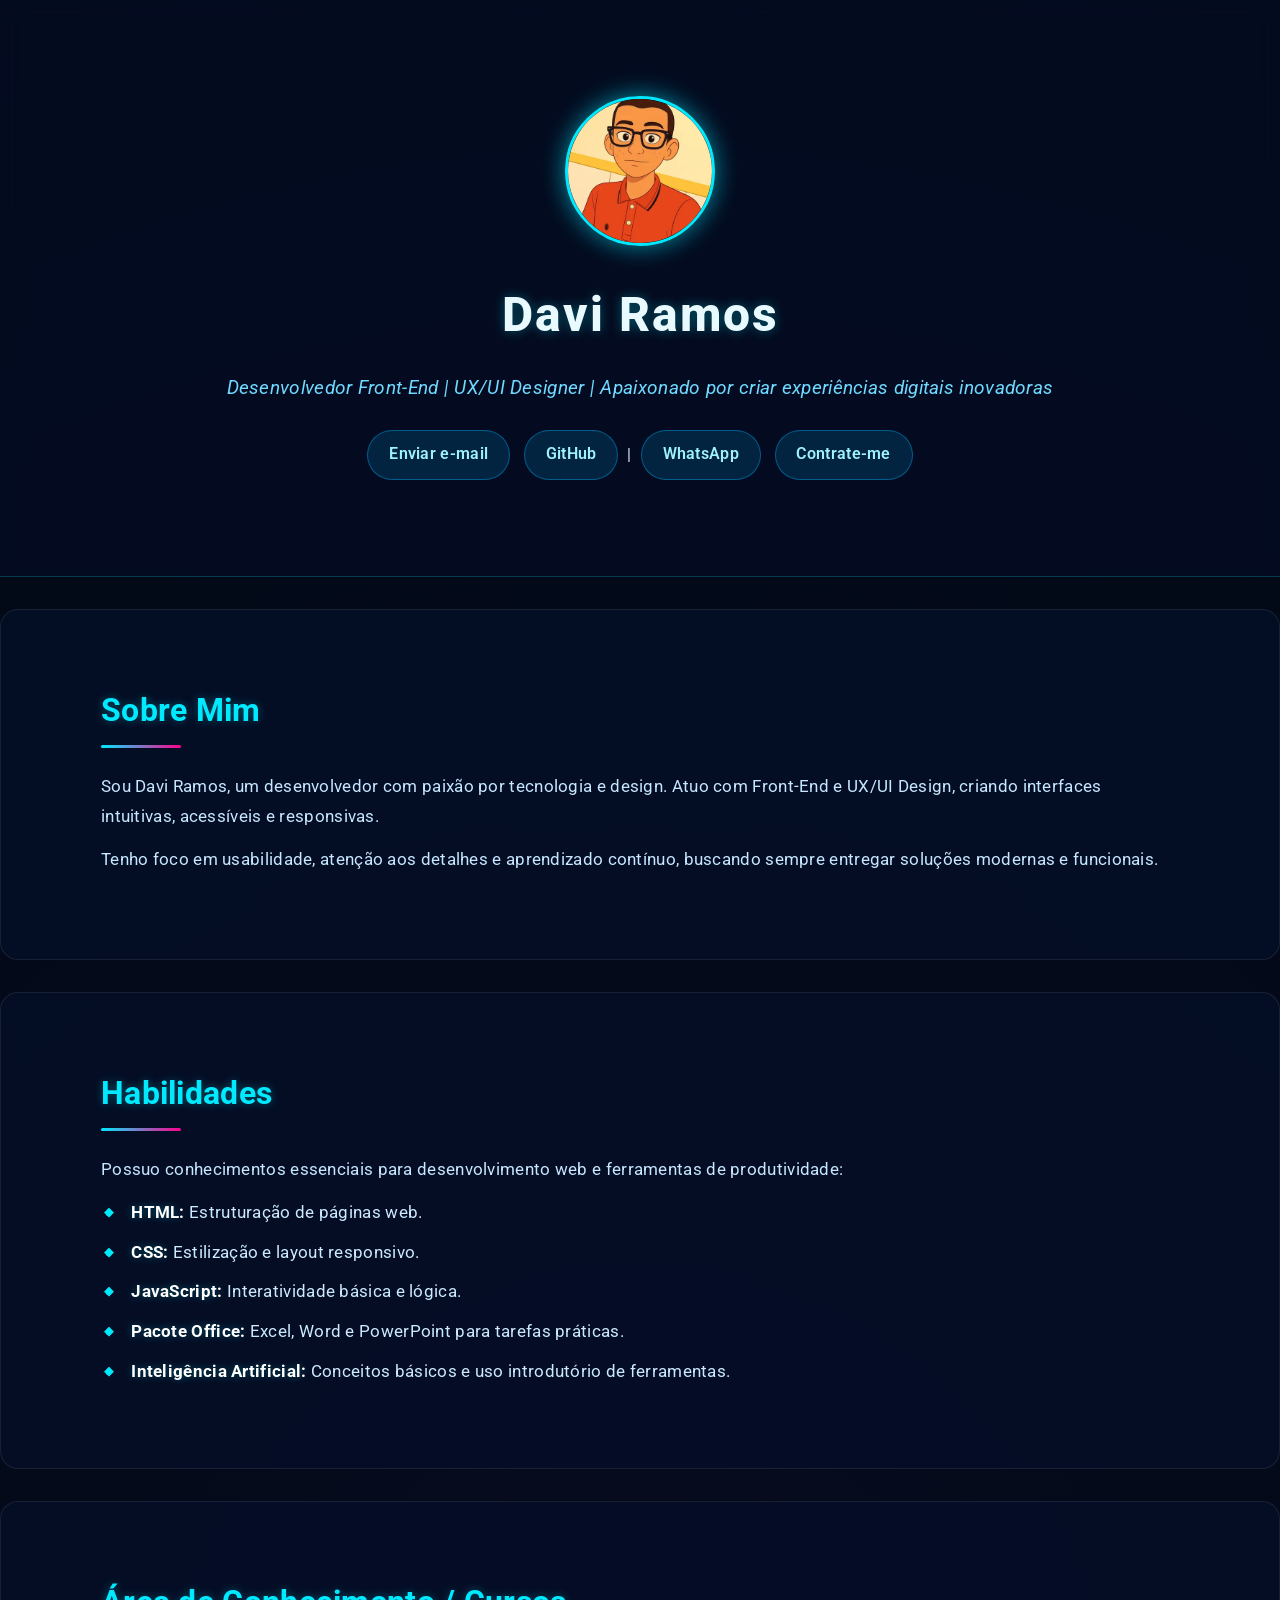
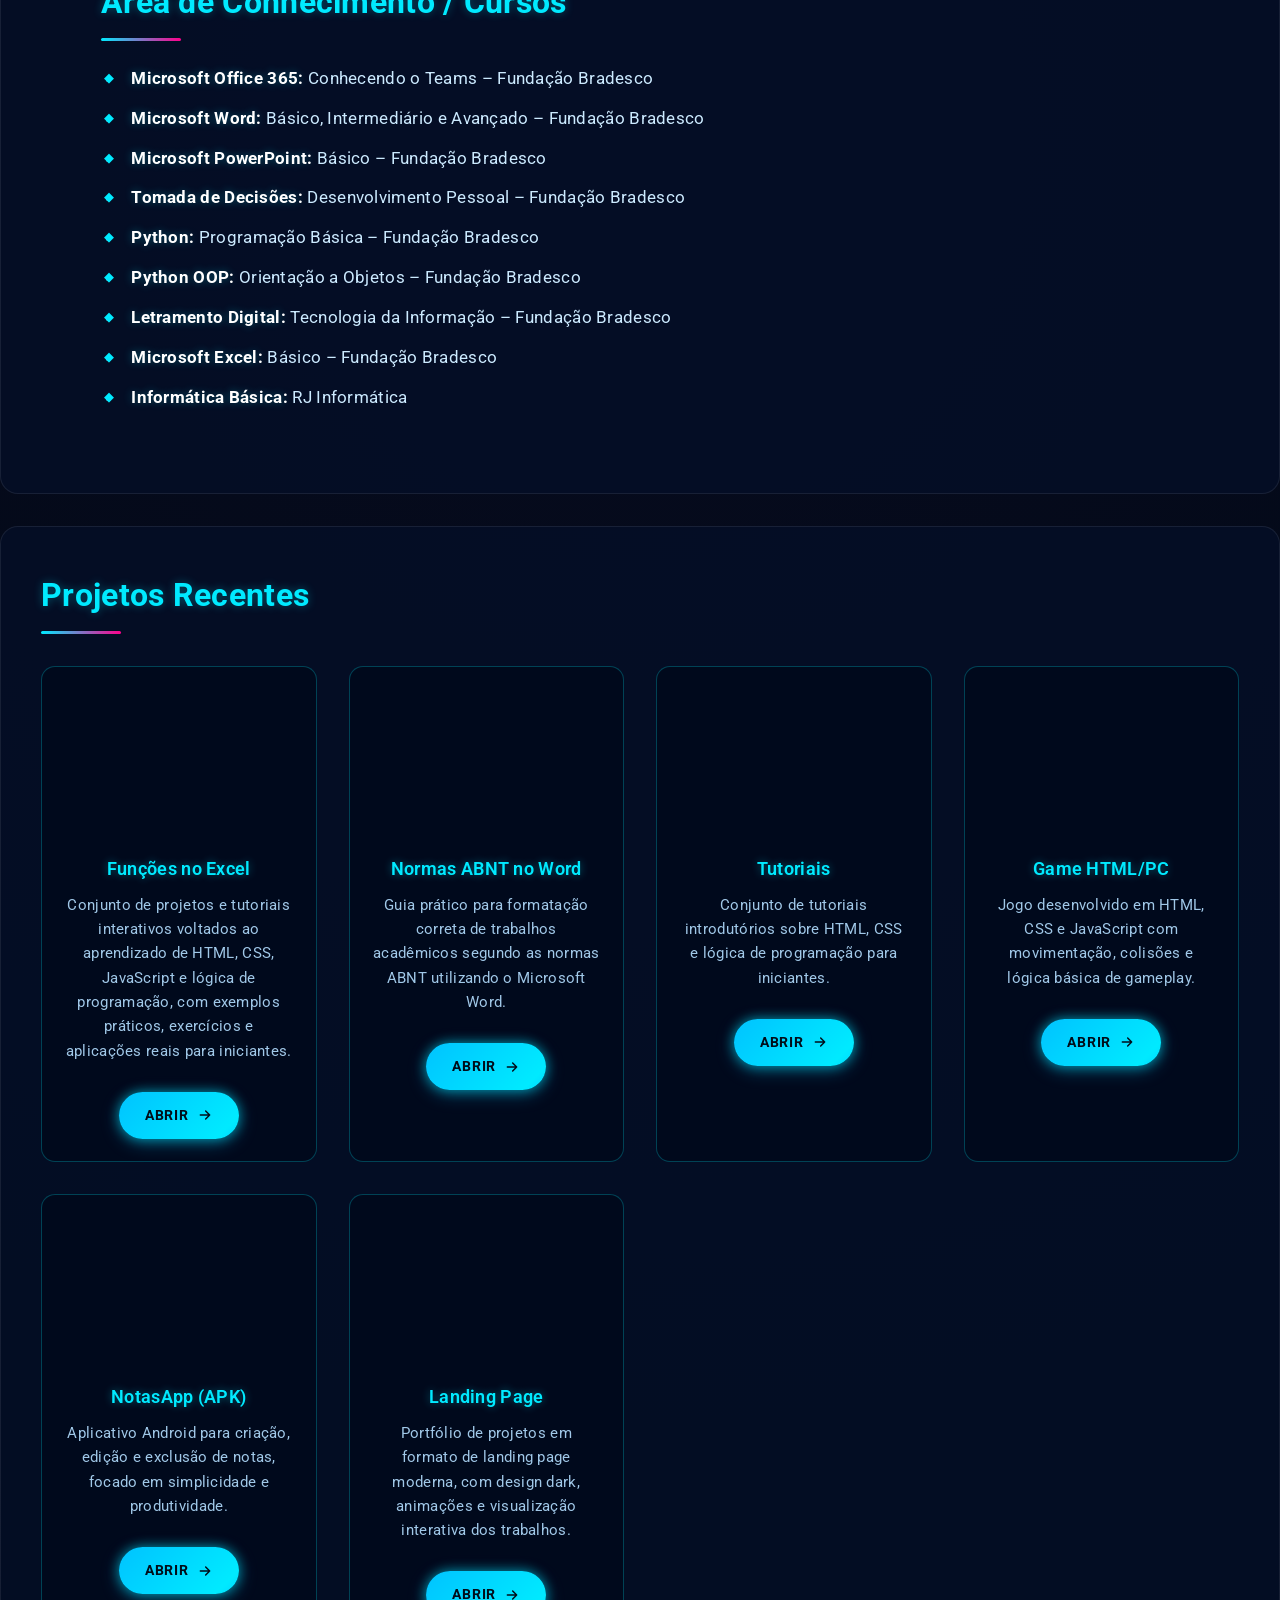
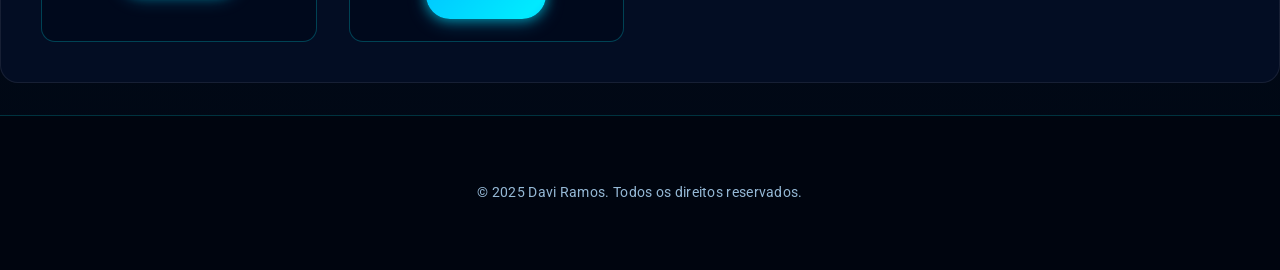
<file: index.html>
<!DOCTYPE html>
<html lang="pt-br">

<head>
    <meta charset="UTF-8">
    <meta name="viewport" content="width=device-width, initial-scale=1.0, maximum-scale=1">
    <title>Portfólio Profissional - Davi Ramos</title>

    <!-- Estilos -->
    <link rel="stylesheet" href="style.css">

    <!-- Fonte Google -->
    <link href="https://fonts.googleapis.com/css2?family=Roboto:wght@400;500;700&display=swap" rel="stylesheet">
</head>

<body>

    <!-- Cabeçalho -->
    <header class="cabecalho">
        <div class="container">
            <div class="foto-container">
                <picture>
                    <source srcset="assets/foto-perfil.webp" type="image/webp">
                    <img src="assets/foto de perfil.png"
                        alt="Foto de perfil de Davi Ramos, desenvolvedor front-end e UX/UI Designer"
                        class="foto-perfil" width="150" height="150" loading="eager" decoding="async">
                </picture>
            </div>

            <div class="info">
                <h1>Davi Ramos</h1>
                <p class="subtitulo">
                    Desenvolvedor Front-End | UX/UI Designer | Apaixonado por criar experiências digitais inovadoras
                </p>

                <div class="social-links">
                    <a href="mailto:dr913823@gmail.com">Enviar e-mail</a>
                    <a href="https://github.com/zerodavi/DAVI-portf-lio" target="_blank" class="social-link">GitHub</a> |
                    <a href="https://wa.me/5586994070772?text=Ol%C3%A1%21%20Acabei%20de%20conhecer%20seu%20trabalho%20pelo%20seu%20curr%C3%ADculo%20e%20gostaria%20de%20mais%20informa%C3%A7%C3%B5es%20sobre%20seus%20servi%C3%A7os."
                        target="_blank" class="social-link whatsapp-link">WhatsApp</a>
                    <a href="Dados.html" target="_blank" class="social-link">Contrate-me</a>
                </div>
            </div>
        </div>
    </header>

    <!-- Sobre -->
    <section class="sobre">
        <div class="container">
            <h2>Sobre Mim</h2>
            <p>
                Sou Davi Ramos, um desenvolvedor com paixão por tecnologia e design.
                Atuo com Front-End e UX/UI Design, criando interfaces intuitivas,
                acessíveis e responsivas.
            </p>
            <p>
                Tenho foco em usabilidade, atenção aos detalhes e aprendizado contínuo,
                buscando sempre entregar soluções modernas e funcionais.
            </p>
        </div>
    </section>

    <!-- Habilidades -->
    <section class="habilidades">
        <div class="container">
            <h2>Habilidades</h2>
            <p>
                Possuo conhecimentos essenciais para desenvolvimento web e ferramentas de produtividade:
            </p>
            <ul>
                <li><strong>HTML:</strong> Estruturação de páginas web.</li>
                <li><strong>CSS:</strong> Estilização e layout responsivo.</li>
                <li><strong>JavaScript:</strong> Interatividade básica e lógica.</li>
                <li><strong>Pacote Office:</strong> Excel, Word e PowerPoint para tarefas práticas.</li>
                <li><strong>Inteligência Artificial:</strong> Conceitos básicos e uso introdutório de ferramentas.</li>
            </ul>
        </div>
    </section>

    <!-- Cursos -->
    <section class="cursos">
        <div class="container">
            <h2>Área de Conhecimento / Cursos</h2>
            <ul>
                <li><strong>Microsoft Office 365:</strong> Conhecendo o Teams – Fundação Bradesco</li>
                <li><strong>Microsoft Word:</strong> Básico, Intermediário e Avançado – Fundação Bradesco</li>
                <li><strong>Microsoft PowerPoint:</strong> Básico – Fundação Bradesco</li>
                <li><strong>Tomada de Decisões:</strong> Desenvolvimento Pessoal – Fundação Bradesco</li>
                <li><strong>Python:</strong> Programação Básica – Fundação Bradesco</li>
                <li><strong>Python OOP:</strong> Orientação a Objetos – Fundação Bradesco</li>
                <li><strong>Letramento Digital:</strong> Tecnologia da Informação – Fundação Bradesco</li>
                <li><strong>Microsoft Excel:</strong> Básico – Fundação Bradesco</li>
                <li><strong>Informática Básica:</strong> RJ Informática</li>
            </ul>
        </div>
    </section>

    <!-- Projetos -->
    <section class="projetos">
        <h2>Projetos Recentes</h2>

        <div class="grid-projetos">

            <article class="projeto">
                <img src="icones/excel.png" alt="Funções no Excel" class="projeto-imagem" width="120" height="120" loading="lazy" decoding="async">
                <h3>Funções no Excel</h3>
                <p class="descricao">
                    Conjunto de projetos e tutoriais interativos voltados ao aprendizado de HTML, CSS, JavaScript e lógica de programação, com exemplos práticos, exercícios e aplicações reais para iniciantes.

                </p>
                <a href="Funções no Excel.html" target="_blank" rel="noopener" class="btn-abrir">
                    <span>Abrir</span>
                    <svg viewBox="0 0 24 24" xmlns="http://www.w3.org/2000/svg"><path d="M5 12h14M13 6l6 6-6 6" stroke="currentColor" stroke-width="2.2" stroke-linecap="round" stroke-linejoin="round" fill="none"/></svg>
                </a>
            </article>

            <article class="projeto">
                <img src="icones/ms-word.png" alt="Normas ABNT no Word" class="projeto-imagem" width="120" height="120" loading="lazy" decoding="async">
                <h3>Normas ABNT no Word</h3>
                <p class="descricao">
                    Guia prático para formatação correta de trabalhos acadêmicos
                    segundo as normas ABNT utilizando o Microsoft Word.
                </p>
                <a href="Normas ABNT no Word.html" target="_blank" rel="noopener" class="btn-abrir">
                    <span>Abrir</span>
                    <svg viewBox="0 0 24 24" xmlns="http://www.w3.org/2000/svg"><path d="M5 12h14M13 6l6 6-6 6" stroke="currentColor" stroke-width="2.2" stroke-linecap="round" stroke-linejoin="round" fill="none"/></svg>
                </a>
            </article>

            <article class="projeto">
                <img src="icones/HTML.png" alt="Tutoriais" class="projeto-imagem" width="120" height="120" loading="lazy" decoding="async">
                <h3>Tutoriais</h3>
                <p class="descricao">
                    Conjunto de tutoriais introdutórios sobre HTML, CSS e lógica
                    de programação para iniciantes.
                </p>
                <a href="Tutoriais.html" target="_blank" rel="noopener" class="btn-abrir">
                    <span>Abrir</span>
                    <svg viewBox="0 0 24 24" xmlns="http://www.w3.org/2000/svg"><path d="M5 12h14M13 6l6 6-6 6" stroke="currentColor" stroke-width="2.2" stroke-linecap="round" stroke-linejoin="round" fill="none"/></svg>
                </a>
            </article>

            <article class="projeto">
                <picture>
                    <source srcset="icones/game.webp" type="image/webp">
                    <img src="icones/game.png" alt="Jogo HTML" class="projeto-imagem" id="img-game" width="120" height="120" loading="lazy" decoding="async">
                </picture>
                <h3>Game HTML/PC</h3>
                <p class="descricao">
                    Jogo desenvolvido em HTML, CSS e JavaScript com movimentação,
                    colisões e lógica básica de gameplay.
                </p>
                <a href="https://davirs.neocities.org/iniciar" target="_blank" rel="noopener" class="btn-abrir">
                    <span>Abrir</span>
                    <svg viewBox="0 0 24 24" xmlns="http://www.w3.org/2000/svg"><path d="M5 12h14M13 6l6 6-6 6" stroke="currentColor" stroke-width="2.2" stroke-linecap="round" stroke-linejoin="round" fill="none"/></svg>
                </a>
            </article>

            <article class="projeto">
                <picture>
                    <source srcset="icones/notas.webp" type="image/webp">
                    <img src="icones/notas.png" alt="NotasApp" class="projeto-imagem" width="120" height="120" loading="lazy" decoding="async">
                </picture>
                <h3>NotasApp (APK)</h3>
                <p class="descricao">
                    Aplicativo Android para criação, edição e exclusão de notas,
                    focado em simplicidade e produtividade.
                </p>
                <a href="notasapp-download.html" target="_blank" rel="noopener" class="btn-abrir">
                    <span>Abrir</span>
                    <svg viewBox="0 0 24 24" xmlns="http://www.w3.org/2000/svg"><path d="M5 12h14M13 6l6 6-6 6" stroke="currentColor" stroke-width="2.2" stroke-linecap="round" stroke-linejoin="round" fill="none"/></svg>
                </a>
            </article>

            <article class="projeto">
                <picture>
                    <source srcset="icones/projeto-Landing.webp" type="image/webp">
                    <img src="icones/projeto-Landing.png" alt="Landing Page" class="projeto-imagem" width="120" height="120" loading="lazy" decoding="async">
                </picture>
                <h3>Landing Page</h3>
                <p class="descricao">
                    Portfólio de projetos em formato de landing page moderna,
                    com design dark, animações e visualização interativa dos trabalhos.
                </p>
                <a href="projeto-Landing.html" target="_blank" rel="noopener" class="btn-abrir">
                    <span>Abrir</span>
                    <svg viewBox="0 0 24 24" xmlns="http://www.w3.org/2000/svg"><path d="M5 12h14M13 6l6 6-6 6" stroke="currentColor" stroke-width="2.2" stroke-linecap="round" stroke-linejoin="round" fill="none"/></svg>
                </a>
            </article>

        </div>
    </section>

    <!-- Rodapé -->
    <footer class="rodape">
        <div class="container">
            <p>&copy; 2025 Davi Ramos. Todos os direitos reservados.</p>
        </div>
    </footer>

</body>
</html>
</file>
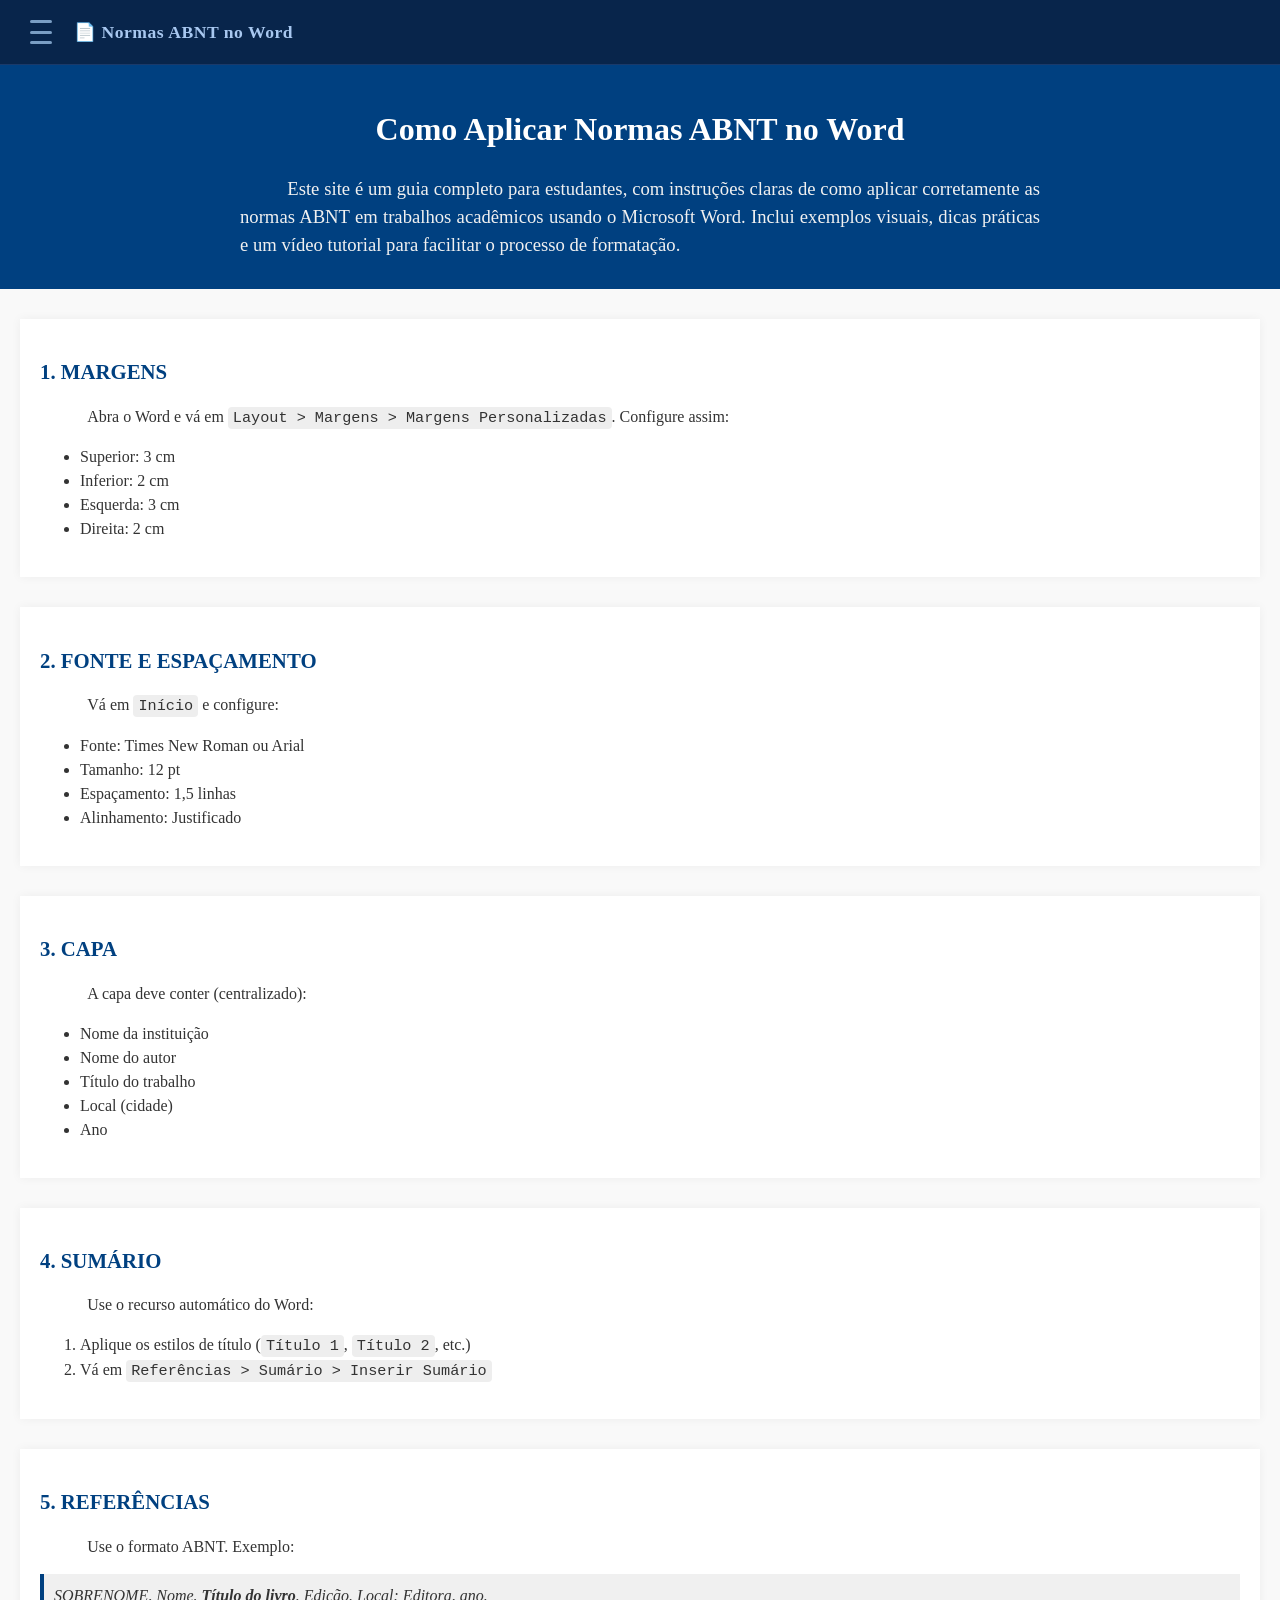
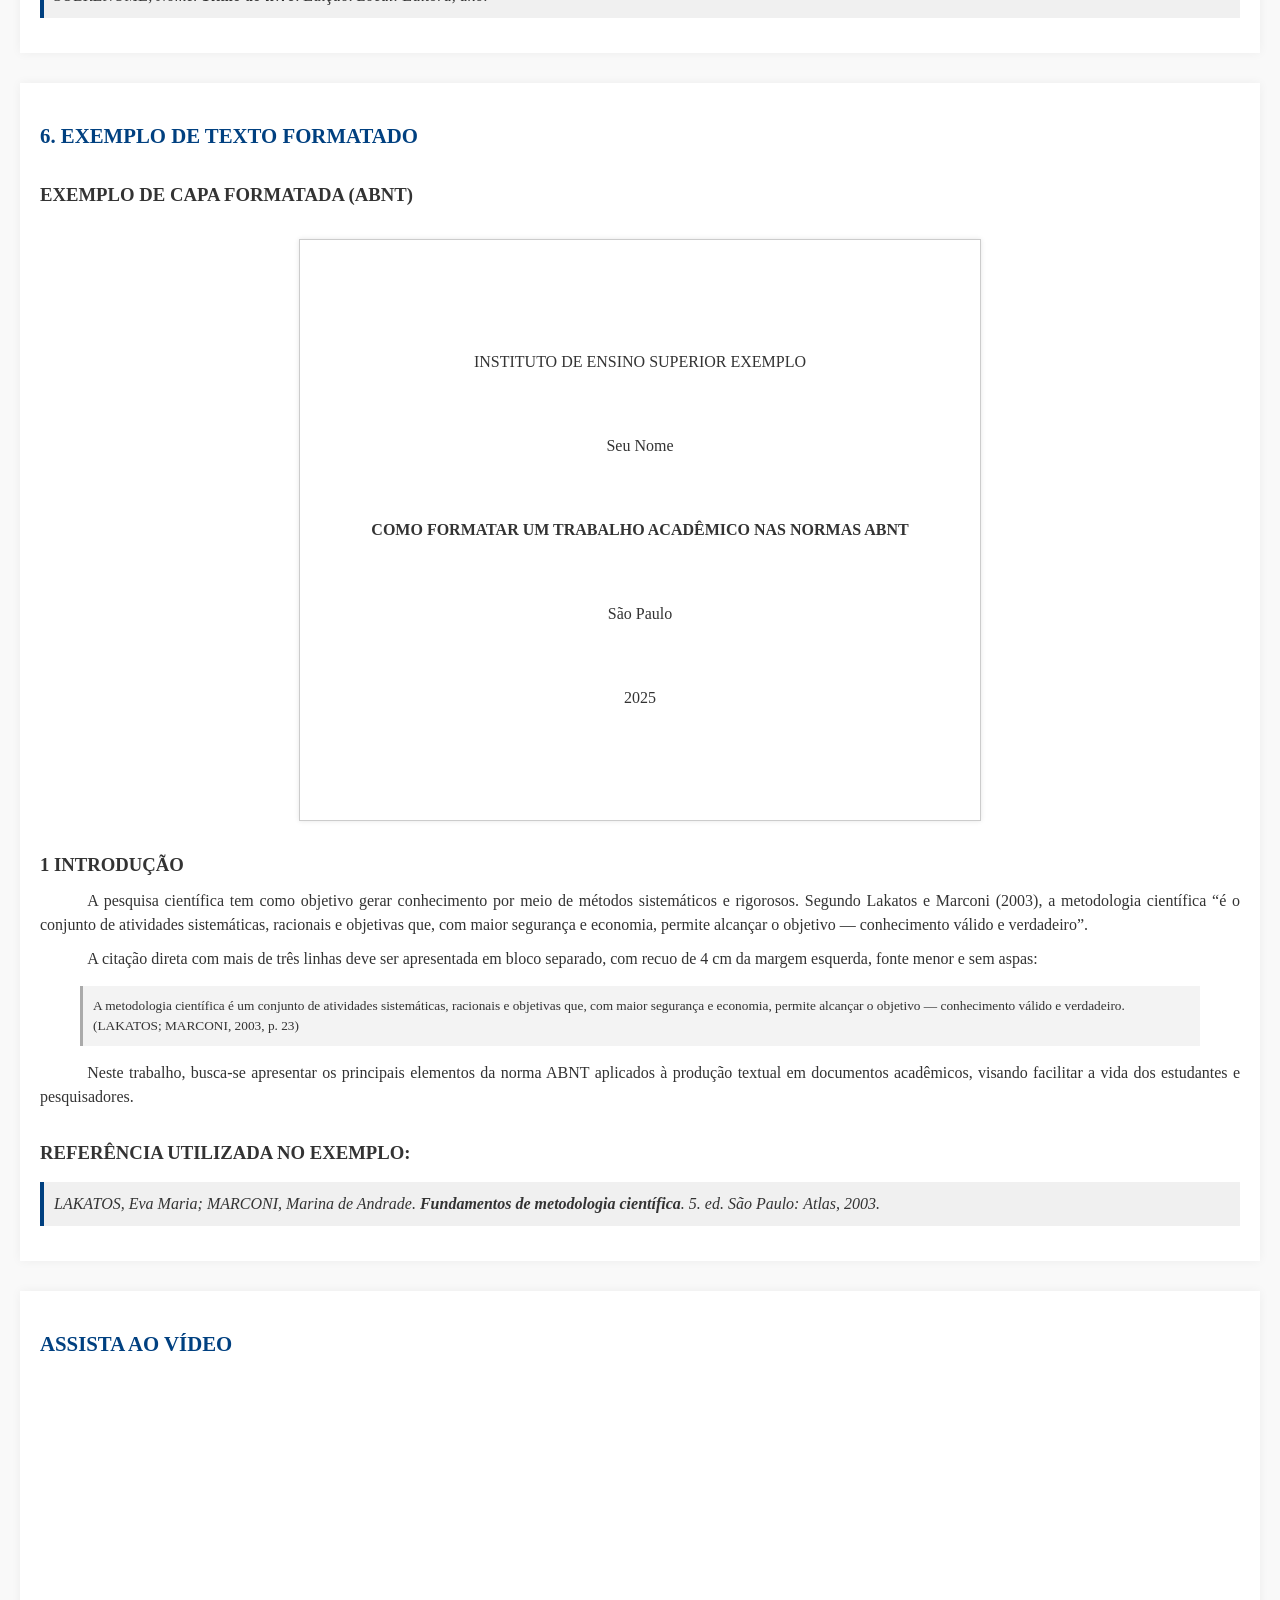
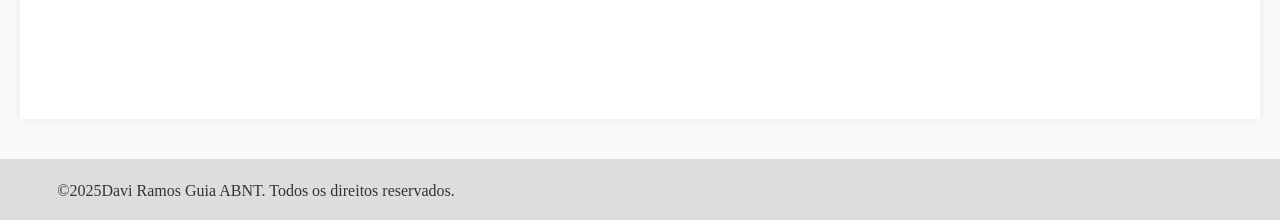
<file: Normas ABNT no Word.html>
<!DOCTYPE html>
<html lang="pt-BR">

<head>
    <meta charset="UTF-8">
    <meta name="viewport" content="width=device-width, initial-scale=1.0">
    
    <title>Normas ABNT no Word</title>
    <style>
        body {
            font-family: 'Times New Roman', serif;
            font-size: 12pt;
            line-height: 1.5;
            margin: 0;
            background-color: #f9f9f9;
            color: #333;
        }

        header {
            background-color: #004080;
            color: white;
            padding: 20px 10px;
            text-align: center;
        }

        nav {
            background-color: #333;
            overflow: hidden;
        }

        nav a {
            float: left;
            display: block;
            color: white;
            text-align: center;
            padding: 14px 20px;
            text-decoration: none;
        }

        nav a:hover {
            background-color: #575757;
        }

        section {
            margin: 30px 20px;
            background-color: white;
            padding: 20px;
            box-shadow: 0 0 10px rgba(0, 0, 0, 0.05);
        }

        h2 {
            color: #004080;
            font-size: 1.3em;
            font-weight: bold;
            text-transform: uppercase;
        }

        h3 {
            font-weight: bold;
            text-transform: uppercase;
            margin-top: 30px;
            margin-bottom: 10px;
        }

        p {
            text-align: justify;
            text-indent: 1.25cm;
            margin: 10px 0;
        }

        blockquote {
            background-color: #f0f0f0;
            border-left: 4px solid #004080;
            margin: 15px 0;
            padding: 10px;
            font-style: italic;
        }

        .citacao-bloco {
            font-size: 10pt;
            margin: 15px 40px;
            padding: 10px;
            background-color: #f3f3f3;
            border-left: 3px solid #aaa;
        }

        code {
            background-color: #eee;
            padding: 2px 5px;
            border-radius: 4px;
            font-size: 0.95em;
        }

        footer {
            text-align: center;
            padding: 10px;
            background-color: #ddd;
            margin-top: 40px;
        }

        /* Estilo para exemplo de capa */
        .exemplo-capa {
            border: 1px solid #ccc;
            height: 500px;
            display: flex;
            flex-direction: column;
            justify-content: center;
            /* centraliza verticalmente */
            align-items: center;
            /* centraliza horizontalmente */
            text-align: center;
            padding: 40px;
            margin: 30px auto;
            background-color: #fff;
            max-width: 600px;
            box-shadow: 0 0 5px rgba(0, 0, 0, 0.1);
        }

        .exemplo-capa p {
            margin: 30px 0;
            text-indent: 0;
            font-size: 12pt;
        }

        .exemplo-capa .instituicao {
            text-transform: uppercase;
        }

        .exemplo-capa .titulo {
            font-weight: bold;
            text-transform: uppercase;
        }

        /* ── NAV TOPBAR ── */
        nav {
            position: fixed; top: 0; left: 0; right: 0; height: 64px;
            background: rgba(0, 30, 70, 0.97);
            backdrop-filter: blur(12px);
            border-bottom: 1px solid #1a3a6a;
            display: flex; align-items: center; padding: 0 24px;
            z-index: 1000; gap: 16px;
            /* reset anteriores */
            max-height: none; opacity: 1; overflow: visible;
            text-align: left;
        }

        .nav-logo {
            font-family: 'Times New Roman', serif;
            font-weight: 700; font-size: 1.1rem;
            color: #a8c8f0;
            margin-right: auto;
            letter-spacing: 0.03em;
        }

        /* ── HAMBURGER ── */
        .hamburger {
            background: none; border: none; cursor: pointer;
            width: 34px; height: 26px;
            display: flex; flex-direction: column; justify-content: space-between;
            flex-shrink: 0;
        }
        .hamburger .bar {
            display: block; width: 100%; height: 3px;
            background: #7a9ec4; border-radius: 2px;
            transition: all 0.32s ease;
        }
        .hamburger.active .bar:nth-child(1) { transform: translateY(11.5px) rotate(45deg); background: #5b9bd5; }
        .hamburger.active .bar:nth-child(2) { opacity: 0; transform: translateX(18px); }
        .hamburger.active .bar:nth-child(3) { transform: translateY(-11.5px) rotate(-45deg); background: #5b9bd5; }

        /* ── SIDEBAR ── */
        #mainMenu {
            position: fixed; top: 64px; left: 0;
            width: 260px; height: calc(100vh - 64px);
            background: #0b1e38;
            border-right: 1px solid #1a3a6a;
            padding: 24px 0;
            transform: translateX(-100%);
            transition: transform 0.35s ease;
            overflow-y: auto; z-index: 999;
        }
        #mainMenu.active { transform: translateX(0); }

        .menu-section {
            padding: 0 20px;
            margin-bottom: 6px;
            font-size: 0.68rem;
            font-weight: 700;
            text-transform: uppercase;
            letter-spacing: 0.13em;
            color: #4a6a90;
            font-family: Arial, sans-serif;
        }

        #mainMenu ul { list-style: none; padding: 0 10px; margin-bottom: 18px; }
        #mainMenu ul li + li { margin-top: 2px; }
        #mainMenu ul li a {
            text-decoration: none; color: #7a9ec4;
            display: flex; align-items: center; gap: 10px;
            padding: 9px 12px; border-radius: 8px;
            font-size: 0.93rem; font-weight: 500;
            font-family: Arial, sans-serif;
            transition: all 0.2s ease;
        }
        #mainMenu ul li a:hover { background: #132d52; color: #e0eaf8; }
        #mainMenu ul li a .dot {
            width: 8px; height: 8px; border-radius: 50%; flex-shrink: 0;
        }
        .dot-margens   { background: #e74c3c; }
        .dot-fonte     { background: #f39c12; }
        .dot-capa      { background: #27ae60; }
        .dot-sumario   { background: #8e44ad; }
        .dot-ref       { background: #2980b9; }
        .dot-exemplo   { background: #16a085; }
        .dot-video     { background: #e67e22; }
        .dot-voltar    { background: #7f8c8d; }

        /* body e header ajustados para a nav fixa */
        body { padding-top: 64px; }
        header { position: relative; }
        #menuToggleBtn { display: none; } /* esconde botão antigo */
    </style>
</head>

<body>

    
    <header>
    <h1>Como Aplicar Normas ABNT no Word</h1>
    
    <p style="max-width: 800px; margin: 10px auto; font-size: 14pt; color: #f0f0f0;">
        Este site é um guia completo para estudantes, com instruções claras de como aplicar corretamente as normas ABNT em trabalhos acadêmicos usando o Microsoft Word. Inclui exemplos visuais, dicas práticas e um vídeo tutorial para facilitar o processo de formatação.
    </p>
</header>

    <button onclick="toggleMenu()" id="menuToggleBtn" aria-label="Alternar Menu">&#9776;</button>

<nav>
  <button class="hamburger" id="hamburgerBtn" aria-label="Menu" aria-expanded="false" aria-controls="mainMenu">
    <span class="bar"></span><span class="bar"></span><span class="bar"></span>
  </button>
  <span class="nav-logo">📄 Normas ABNT no Word</span>
</nav>

<div id="mainMenu" role="navigation" aria-label="Menu principal">
  <p class="menu-section">Formatação</p>
  <ul>
    <li><a href="#margens"><span class="dot dot-margens"></span> Margens</a></li>
    <li><a href="#fonte"><span class="dot dot-fonte"></span> Fonte e Espaçamento</a></li>
    <li><a href="#capa"><span class="dot dot-capa"></span> Capa</a></li>
    <li><a href="#sumario"><span class="dot dot-sumario"></span> Sumário</a></li>
    <li><a href="#referencias"><span class="dot dot-ref"></span> Referências</a></li>
  </ul>
  <p class="menu-section">Conteúdo</p>
  <ul>
    <li><a href="#exemplo"><span class="dot dot-exemplo"></span> Exemplo de Texto</a></li>
    <li><a href="#video"><span class="dot dot-video"></span> Vídeo Tutorial</a></li>
  </ul>
  <p class="menu-section">Navegação</p>
  <ul>
    <li><a href="index.html"><span class="dot dot-voltar"></span> ← Voltar</a></li>
  </ul>
</div>

    <section id="margens">
        <h2>1. Margens</h2>
        <p>Abra o Word e vá em <code>Layout &gt; Margens &gt; Margens Personalizadas</code>. Configure assim:</p>
        <ul>
            <li>Superior: 3 cm</li>
            <li>Inferior: 2 cm</li>
            <li>Esquerda: 3 cm</li>
            <li>Direita: 2 cm</li>
        </ul>
    </section>

    <section id="fonte">
        <h2>2. Fonte e Espaçamento</h2>
        <p>Vá em <code>Início</code> e configure:</p>
        <ul>
            <li>Fonte: Times New Roman ou Arial</li>
            <li>Tamanho: 12 pt</li>
            <li>Espaçamento: 1,5 linhas</li>
            <li>Alinhamento: Justificado</li>
        </ul>
    </section>

    <section id="capa">
        <h2>3. Capa</h2>
        <p>A capa deve conter (centralizado):</p>
        <ul>
            <li>Nome da instituição</li>
            <li>Nome do autor</li>
            <li>Título do trabalho</li>
            <li>Local (cidade)</li>
            <li>Ano</li>
        </ul>
    </section>

    <section id="sumario">
        <h2>4. Sumário</h2>
        <p>Use o recurso automático do Word:</p>
        <ol>
            <li>Aplique os estilos de título (<code>Título 1</code>, <code>Título 2</code>, etc.)</li>
            <li>Vá em <code>Referências &gt; Sumário &gt; Inserir Sumário</code></li>
        </ol>
    </section>

    <section id="referencias">
        <h2>5. Referências</h2>
        <p>Use o formato ABNT. Exemplo:</p>
        <blockquote>
            SOBRENOME, Nome. <strong>Título do livro</strong>. Edição. Local: Editora, ano.
        </blockquote>
    </section>

    <section id="exemplo">
        <h2>6. Exemplo de Texto Formatado</h2>

        <h3>Exemplo de Capa Formatada (ABNT)</h3>
        <div class="exemplo-capa">
            <p class="instituicao">INSTITUTO DE ENSINO SUPERIOR EXEMPLO</p>
            <p class="autor">Seu Nome</p>
            <p class="titulo">COMO FORMATAR UM TRABALHO ACADÊMICO NAS NORMAS ABNT</p>
            <p class="cidade">São Paulo</p>
            <p class="ano">2025</p>
        </div>

        <h3>1 INTRODUÇÃO</h3>
        <p>
            A pesquisa científica tem como objetivo gerar conhecimento por meio de métodos sistemáticos e rigorosos.
            Segundo Lakatos e Marconi (2003), a metodologia científica “é o conjunto de atividades sistemáticas,
            racionais e objetivas que, com maior segurança e economia, permite alcançar o objetivo — conhecimento válido
            e verdadeiro”.
        </p>
        <p>
            A citação direta com mais de três linhas deve ser apresentada em bloco separado, com recuo de 4 cm da margem
            esquerda, fonte menor e sem aspas:
        </p>
        <div class="citacao-bloco">
            A metodologia científica é um conjunto de atividades sistemáticas, racionais e objetivas que, com maior
            segurança e economia, permite alcançar o objetivo — conhecimento válido e verdadeiro. (LAKATOS; MARCONI,
            2003, p. 23)
        </div>
        <p>
            Neste trabalho, busca-se apresentar os principais elementos da norma ABNT aplicados à produção textual em
            documentos acadêmicos, visando facilitar a vida dos estudantes e pesquisadores.
        </p>
        <h3>Referência utilizada no exemplo:</h3>
        <blockquote>
            LAKATOS, Eva Maria; MARCONI, Marina de Andrade. <strong>Fundamentos de metodologia científica</strong>. 5.
            ed. São Paulo: Atlas, 2003.
        </blockquote>
    </section>

    <!-- Área de vídeo -->
    <section id="video">
        <h2>Assista ao Vídeo</h2>
        <iframe width="560" height="315" src="https://www.youtube.com/embed/jOI16aH01ko" frameborder="0"
            allow="accelerometer; autoplay; clipboard-write; encrypted-media; gyroscope; picture-in-picture"
            allowfullscreen></iframe>
            

    </section>

    <footer>
        <p>&copy;2025Davi Ramos Guia ABNT. Todos os direitos reservados.</p>
    </footer>
    <script>
    const hamburger = document.getElementById('hamburgerBtn');
    const navMenu   = document.getElementById('mainMenu');

    hamburger.addEventListener('click', () => {
        const exp = hamburger.getAttribute('aria-expanded') === 'true';
        hamburger.setAttribute('aria-expanded', !exp);
        hamburger.classList.toggle('active');
        navMenu.classList.toggle('active');
    });

    navMenu.querySelectorAll('a').forEach(a => {
        a.addEventListener('click', () => {
            hamburger.classList.remove('active');
            hamburger.setAttribute('aria-expanded', false);
            navMenu.classList.remove('active');
        });
    });
</script>


</body>

</html>
</file>
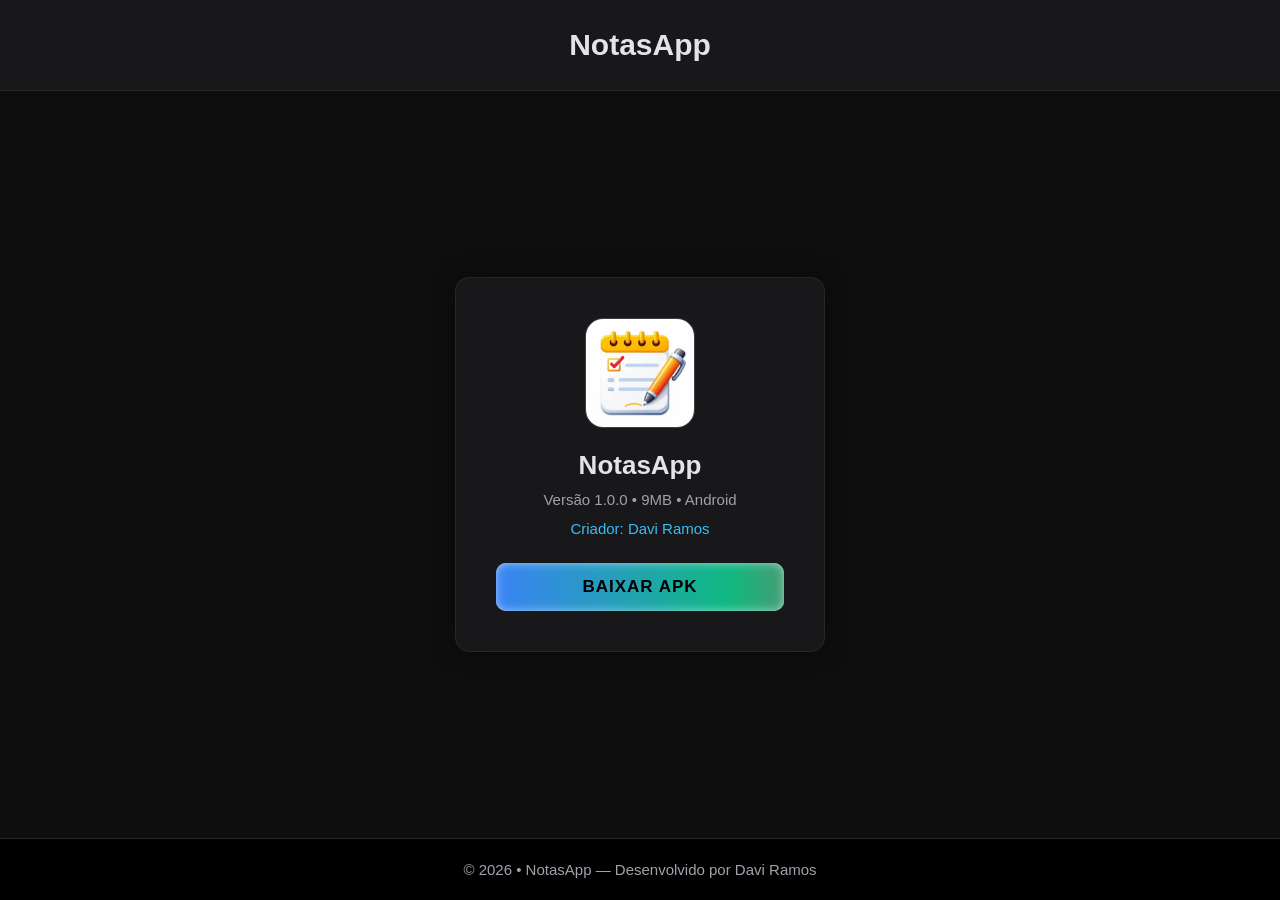
<file: notasapp-download.html>
<!DOCTYPE html>
<html lang="pt-BR">
<head>
    <meta charset="UTF-8">
    <meta name="viewport" content="width=device-width, initial-scale=1.0">
    <title>NotasApp — Download Oficial</title>
    <style>
        :root {
            --bg: #0e0e0f;
            --card: #18181b;
            --text: #e4e4e7;
            --text-light: #a1a1aa;
        }

        * {
            margin: 0;
            padding: 0;
            box-sizing: border-box;
            font-family: "Inter", Arial, sans-serif;
        }

        body {
            background: var(--bg);
            color: var(--text);
            display: flex;
            flex-direction: column;
            min-height: 100vh;
        }

        header {
            padding: 28px 20px;
            text-align: center;
            font-size: 30px;
            font-weight: 700;
            background: var(--card);
            border-bottom: 1px solid #27272a;
        }

        .container {
            flex: 1;
            display: flex;
            justify-content: center;
            align-items: center;
            padding: 40px 20px;
        }

        .apk-card {
            background: var(--card);
            border: 1px solid #27272a;
            border-radius: 14px;
            padding: 40px;
            width: 370px;
            text-align: center;
            box-shadow: 0 0 24px rgba(0,0,0,0.35);
            animation: fadeIn 0.4s ease;
        }

        @keyframes fadeIn {
            from { opacity: 0; transform: translateY(10px); }
            to { opacity: 1; transform: translateY(0); }
        }

        .apk-card img {
            width: 110px;
            height: 110px;
            border-radius: 18px;
            border: 1px solid #3f3f46;
        }

        h2 {
            margin-top: 18px;
            font-size: 26px;
            font-weight: 600;
        }

        .info {
            margin-top: 10px;
            font-size: 15px;
            color: var(--text-light);
        }

        .creator {
            margin-top: 12px;
            font-size: 15px;
            font-weight: 500;
            color: #38bdf8;
        }

        /* === BOTÃO LED MULTICOLOR === */
        .btn-download {
            display: block;
            width: 100%;
            margin-top: 26px;
            padding: 14px 22px;
            font-size: 17px;
            font-weight: 600;
            text-align: center;
            text-decoration: none;
            background: #e0f7ff;
            color: #000;
            border-radius: 10px;
            text-transform: uppercase;
            position: relative;
            letter-spacing: 1px;
            overflow: hidden;
            z-index: 1;
        }

        .btn-download::before {
            content: "";
            position: absolute;
            inset: -3px;
            border-radius: 12px;
            background: linear-gradient(
                90deg,
                #3b82f6,
                #10b981,
                #ef4444,
                #8b5cf6,
                #facc15,
                #e0f7ff
            );
            background-size: 400%;
            filter: blur(6px);
            animation: glow 5s linear infinite;
            z-index: -1;
        }

        @keyframes glow {
            0% { background-position: 0% }
            100% { background-position: 400% }
        }

        .btn-download:hover {
            transform: scale(1.03);
        }

        .btn-download:active {
            transform: scale(0.97);
        }

        footer {
            text-align: center;
            padding: 22px;
            background: #000;
            color: var(--text-light);
            font-size: 15px;
            border-top: 1px solid #27272a;
        }

        @media(max-width: 480px) {
            .apk-card {
                width: 100%;
                padding: 32px 22px;
            }
            header {
                font-size: 26px;
            }
        }
    </style>
</head>
<body>

<header>NotasApp</header>

<div class="container">
    <div class="apk-card">
        <picture>
        <source srcset="icones/notas.webp" type="image/webp">
        <img src="icones/notas.png" alt="Ícone NotasApp" width="120" height="120" loading="eager" decoding="async">
      </picture>
        <h2>NotasApp</h2>

        <div class="info">Versão 1.0.0 • 9MB • Android</div>
        
        <div class="creator">Criador: Davi Ramos</div>

        <!-- LINK ATUALIZADO AQUI -->
        <a class="btn-download" href="https://drive.google.com/file/d/1Ep_GRWKUibIEOPxp1JQLiFfgu4cuRVmj/view?usp=drive_link" target="_blank">
            Baixar APK
        </a>
    </div>
</div>

<footer>
    © 2026 • NotasApp — Desenvolvido por Davi Ramos
</footer>

</body>
</html>
</file>
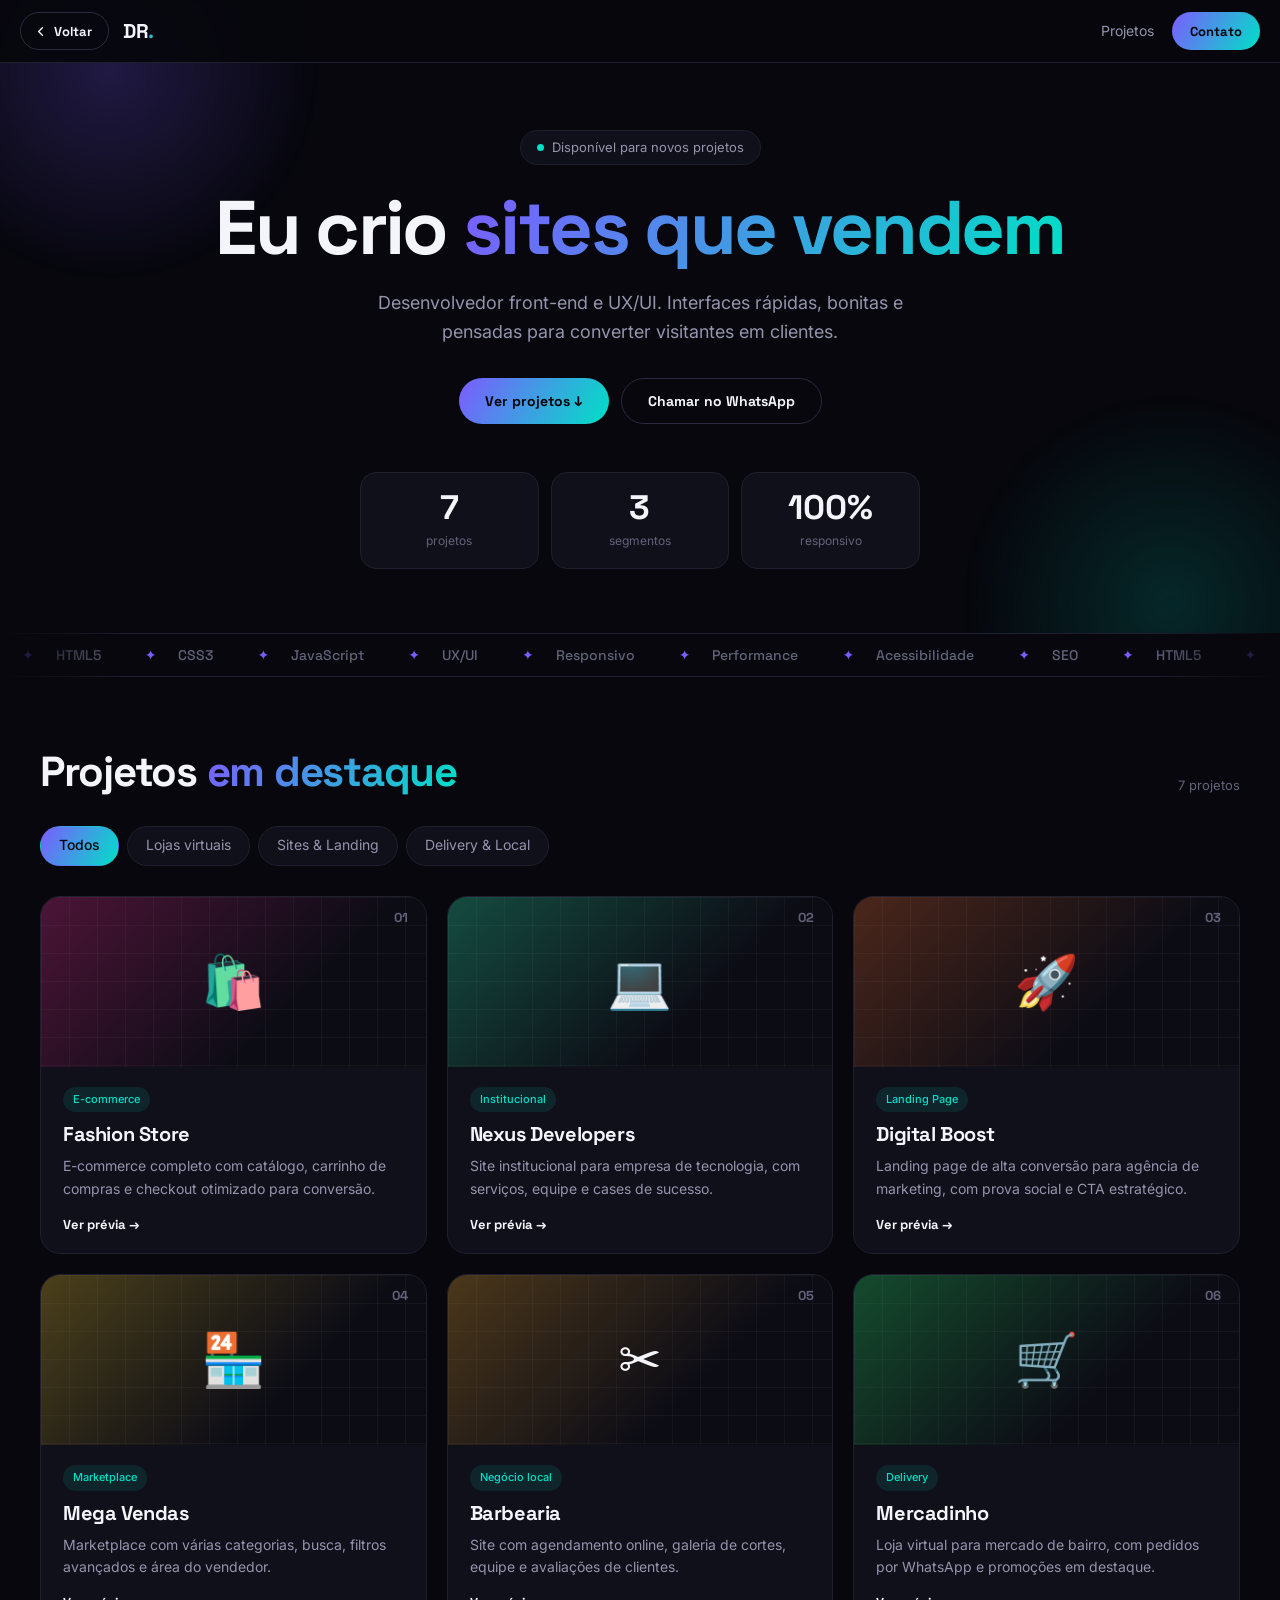
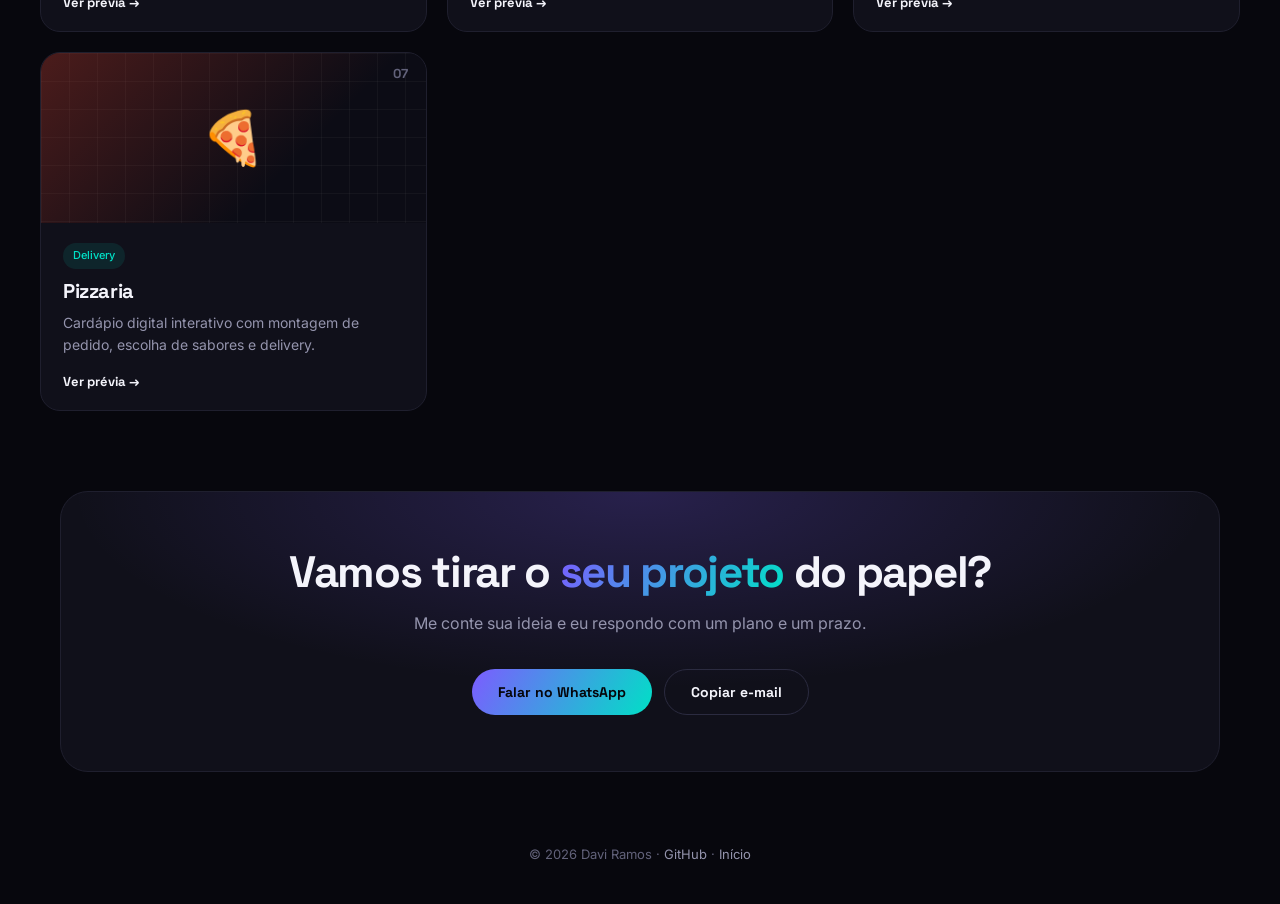
<file: projeto-Landing.html>
<!DOCTYPE html>
<html lang="pt-BR">
<head>
<meta charset="UTF-8">
<meta name="viewport" content="width=device-width, initial-scale=1, viewport-fit=cover">
<meta name="description" content="Portfólio de Davi Ramos: lojas virtuais, landing pages, sites institucionais e cardápios digitais.">
<meta name="theme-color" content="#07070d">
<meta name="color-scheme" content="dark">
<title>Davi Ramos | Portfólio</title>

<link rel="preconnect" href="https://fonts.googleapis.com">
<link rel="preconnect" href="https://fonts.gstatic.com" crossorigin>
<link rel="stylesheet" media="print" onload="this.media='all'"
      href="https://fonts.googleapis.com/css2?family=Space+Grotesk:wght@500;700&family=Inter:wght@400;500&display=swap">
<noscript><link rel="stylesheet" href="https://fonts.googleapis.com/css2?family=Space+Grotesk:wght@500;700&family=Inter:wght@400;500&display=swap"></noscript>
<script>document.documentElement.classList.add('js')</script>

<style>
/* ==========================================================
   1. TOKENS
   ========================================================== */
:root{
  --bg:#07070d; --surface:#10101a; --border:#1f1f2e;
  --text:#f4f4fb; --muted:#9494ad; --dim:#62627a;
  --a1:#7c5cff; --a2:#00e0c6;
  --grad:linear-gradient(120deg,var(--a1),var(--a2));
  --radius:20px; --ease:cubic-bezier(.16,1,.3,1);
  --title:'Space Grotesk',system-ui,-apple-system,'Segoe UI',Roboto,sans-serif;
  --body:'Inter',system-ui,-apple-system,'Segoe UI',Roboto,sans-serif;
}

/* ==========================================================
   2. BASE
   ========================================================== */
*,*::before,*::after{margin:0;padding:0;box-sizing:border-box}
[hidden]{display:none !important}
html{-webkit-text-size-adjust:100%;scroll-behavior:smooth;scroll-padding-top:80px}
html.lock{overflow:hidden}
body{font-family:var(--body);background:var(--bg);color:var(--text);line-height:1.6;overflow-x:hidden;
  -webkit-font-smoothing:antialiased;-webkit-tap-highlight-color:transparent}
a{color:inherit;text-decoration:none}
button{font:inherit;color:inherit;cursor:pointer;border:0;background:none}
:focus-visible{outline:2px solid var(--a2);outline-offset:3px}
.wrap{max-width:1200px;margin:0 auto;padding:0 20px}
.grad{background:var(--grad);-webkit-background-clip:text;background-clip:text;color:transparent}

.btn{display:inline-flex;align-items:center;justify-content:center;gap:8px;min-height:46px;padding:0 26px;
  border-radius:100px;font:700 14px/1 var(--title);transition:transform .2s var(--ease),box-shadow .2s,border-color .2s}
.btn:active{transform:scale(.96)}
.btn-grad{background:var(--grad);color:#05050a}
.btn-ghost{border:1px solid #2b2b40}
.btn-sm{min-height:38px;padding:0 18px;font-size:13px}

/* progresso do scroll (CSS puro) */
.progress{display:none;position:fixed;top:0;left:0;right:0;height:3px;z-index:60;background:var(--grad);
  transform:scaleX(0);transform-origin:0 50%}
@supports (animation-timeline:scroll()){.progress{display:block;animation:grow linear both;animation-timeline:scroll(root)}}
@keyframes grow{to{transform:scaleX(1)}}

/* ==========================================================
   3. TOPBAR (esconde ao rolar para baixo)
   ========================================================== */
.top{position:fixed;top:0;left:0;right:0;z-index:50;display:flex;align-items:center;justify-content:space-between;
  padding:12px max(20px,env(safe-area-inset-right)) 12px max(20px,env(safe-area-inset-left));
  padding-top:calc(12px + env(safe-area-inset-top));
  background:rgba(7,7,13,.94);border-bottom:1px solid var(--border);transition:transform .35s var(--ease)}
.top.hide{transform:translateY(-100%)}
.left{display:flex;align-items:center;gap:14px;min-width:0}
.logo{font:700 20px/1 var(--title);letter-spacing:-.02em}
.back{display:inline-flex;align-items:center;gap:6px;min-height:38px;padding:0 16px 0 12px;border:1px solid #2b2b40;
  border-radius:100px;font:700 13px/1 var(--title);color:var(--text);transition:border-color .2s,transform .2s var(--ease)}
.back svg{width:15px;height:15px;fill:none;stroke:currentColor;stroke-width:2.2;stroke-linecap:round;stroke-linejoin:round;transition:transform .25s var(--ease)}
.back:active{transform:scale(.96)}
.top nav{display:flex;align-items:center;gap:6px}
.top nav a:not(.btn){padding:8px 12px;font-size:14px;color:var(--muted);transition:color .2s}

/* ==========================================================
   4. HERO
   ========================================================== */
.hero{position:relative;overflow:hidden;contain:paint;text-align:center;
  padding:calc(130px + env(safe-area-inset-top)) 20px 64px}
.blob{position:absolute;width:460px;height:460px;border-radius:50%;pointer-events:none;opacity:.5}
.blob.b1{top:-160px;left:-120px;background:radial-gradient(circle,rgba(124,92,255,.45),transparent 65%)}
.blob.b2{bottom:-200px;right:-120px;background:radial-gradient(circle,rgba(0,224,198,.3),transparent 65%)}
.hero>*:not(.blob){position:relative}
.badge{display:inline-flex;align-items:center;gap:8px;margin-bottom:22px;padding:6px 16px;
  border:1px solid var(--border);border-radius:100px;font-size:13px;color:var(--muted);background:var(--surface)}
.badge i{width:7px;height:7px;border-radius:50%;background:var(--a2);box-shadow:0 0 0 0 rgba(0,224,198,.6);animation:ping 2s infinite}
@keyframes ping{70%,100%{box-shadow:0 0 0 8px rgba(0,224,198,0)}}
.hero h1{font:700 clamp(36px,7.5vw,76px)/1.08 var(--title);letter-spacing:-.035em;text-wrap:balance}
.rot{display:inline-block;transition:opacity .25s,transform .25s var(--ease)}
.rot.out{opacity:0;transform:translateY(12px)}
.hero p{margin:20px auto 0;max-width:540px;color:var(--muted);font-size:clamp(15px,2.5vw,18px)}
.actions{display:flex;flex-wrap:wrap;justify-content:center;gap:12px;margin-top:32px}
.stats{display:grid;grid-template-columns:repeat(3,1fr);gap:12px;max-width:560px;margin:48px auto 0}
.stats div{padding:16px 8px;border:1px solid var(--border);border-radius:16px;background:var(--surface)}
.stats b{display:block;font:700 clamp(24px,5vw,34px)/1.1 var(--title)}
.stats span{font-size:12px;color:var(--dim)}

@keyframes up{from{opacity:0;transform:translateY(22px)}}
.hero .badge,.hero h1,.hero p,.hero .actions,.stats{animation:up .7s var(--ease) both}
.hero h1{animation-delay:.07s}.hero p{animation-delay:.14s}.hero .actions{animation-delay:.21s}.stats{animation-delay:.28s}

@media (min-width:900px) and (hover:hover){
  .blob{will-change:transform;animation:drift 16s ease-in-out infinite alternate}
  .blob.b2{animation-duration:20s;animation-direction:alternate-reverse}
}
@keyframes drift{to{transform:translate(90px,60px) scale(1.15)}}

/* ==========================================================
   5. FAIXA DE TECNOLOGIAS (marquee)
   ========================================================== */
.marquee{overflow:hidden;border-block:1px solid var(--border);padding:14px 0;
  -webkit-mask-image:linear-gradient(90deg,transparent,#000 10%,#000 90%,transparent);
          mask-image:linear-gradient(90deg,transparent,#000 10%,#000 90%,transparent)}
.track{display:flex;width:max-content;animation:run 28s linear infinite}
.track span{padding:0 22px;font:500 14px/1 var(--title);color:var(--dim);white-space:nowrap}
.track span::before{content:'✦';margin-right:22px;color:var(--a1)}
@keyframes run{to{transform:translateX(-50%)}}

/* ==========================================================
   6. PROJETOS: filtros + cards
   ========================================================== */
.projects{padding:72px 0 80px}
.head{display:flex;flex-wrap:wrap;align-items:end;justify-content:space-between;gap:16px;margin-bottom:28px}
.head h2{font:700 clamp(28px,5vw,42px)/1.1 var(--title);letter-spacing:-.03em}
.count{font-size:13px;color:var(--dim)}
.chips{display:flex;gap:8px;margin:0 -20px 28px;padding:2px 20px;overflow-x:auto;scrollbar-width:none}
.chips::-webkit-scrollbar{display:none}
.chip{flex-shrink:0;min-height:40px;padding:0 18px;border:1px solid var(--border);border-radius:100px;
  font-size:14px;color:var(--muted);background:var(--surface);transition:color .2s,border-color .2s,background .2s}
.chip[aria-pressed=true]{color:#05050a;background:var(--grad);border-color:transparent;font-weight:500}

.grid{display:grid;gap:20px;grid-template-columns:repeat(auto-fill,minmax(min(100%,320px),1fr))}
.card{position:relative;display:flex;flex-direction:column;overflow:hidden;background:var(--surface);
  border:1px solid var(--border);border-radius:var(--radius);transition:transform .4s var(--ease),border-color .25s}
.card.tilting{transition:border-color .25s}
.card:active{transform:scale(.985)}
.card::after{content:'';position:absolute;inset:0;pointer-events:none;opacity:0;transition:opacity .3s;
  background:radial-gradient(260px circle at var(--mx,50%) var(--my,50%),rgba(124,92,255,.16),transparent 70%)}
.thumb{position:relative;display:grid;place-items:center;height:170px;overflow:hidden;
  background:linear-gradient(135deg,hsl(var(--h) 85% 55%/.28),transparent 65%),
             linear-gradient(rgba(255,255,255,.035) 1px,transparent 1px) 0 0/28px 28px,
             linear-gradient(90deg,rgba(255,255,255,.035) 1px,transparent 1px) 0 0/28px 28px,#0c0c15}
.thumb span{font-size:52px;line-height:1;transition:transform .5s var(--ease)}
.thumb em{position:absolute;top:14px;right:18px;font:700 13px/1 var(--title);font-style:normal;color:var(--dim)}
.body{display:flex;flex-direction:column;flex:1;padding:20px 22px 22px}
.tag{align-self:flex-start;margin-bottom:10px;padding:4px 10px;border-radius:100px;font-size:11px;font-weight:500;
  color:var(--a2);background:rgba(0,224,198,.1)}
.card h3{margin-bottom:8px;font:700 20px/1.25 var(--title);letter-spacing:-.02em}
.card p{flex:1;font-size:14px;color:var(--muted)}
.more{margin-top:18px;font:700 13px/1 var(--title);color:var(--text)}
.more i{display:inline-block;font-style:normal;transition:transform .3s var(--ease)}

@media (hover:hover){
  .btn-grad:hover{box-shadow:0 8px 28px rgba(124,92,255,.45)}
  .btn-ghost:hover,.chip:hover{border-color:var(--a1)}
  .top nav a:not(.btn):hover{color:var(--text)}
  .back:hover{border-color:var(--a1)}
  .back:hover svg{transform:translateX(-3px)}
  .card:hover{border-color:#34344f}
  .card:hover::after{opacity:1}
  .card:hover .thumb span{transform:translateY(-6px) scale(1.12) rotate(-4deg)}
  .card:hover .more i{transform:translateX(5px)}
}

.js .reveal{opacity:0;transform:translateY(26px);transition:opacity .6s var(--ease),transform .6s var(--ease)}
.js .reveal.in{opacity:1;transform:none}
@keyframes pop{from{opacity:0;transform:translateY(20px) scale(.97)}}
.card.pop{animation:pop .45s var(--ease) backwards;animation-delay:calc(var(--i,0) * 60ms)}

/* ==========================================================
   7. CONTATO
   ========================================================== */
.cta{margin:0 auto 72px;max-width:1160px;padding:56px 24px;text-align:center;border:1px solid var(--border);
  border-radius:28px;background:radial-gradient(ellipse 70% 100% at 50% 0,rgba(124,92,255,.22),transparent 70%),var(--surface)}
.cta h2{font:700 clamp(26px,5vw,44px)/1.12 var(--title);letter-spacing:-.03em;text-wrap:balance}
.cta p{margin:14px auto 0;max-width:460px;color:var(--muted)}
footer{padding:0 20px calc(40px + env(safe-area-inset-bottom));text-align:center;font-size:13px;color:var(--dim)}
footer a{color:var(--muted)}

.toast{position:fixed;left:50%;bottom:calc(24px + env(safe-area-inset-bottom));z-index:200;padding:12px 20px;
  border-radius:100px;background:#fff;color:#05050a;font:700 13px/1 var(--title);
  transform:translate(-50%,24px);opacity:0;pointer-events:none;transition:opacity .3s,transform .3s var(--ease)}
.toast.show{opacity:1;transform:translate(-50%,0)}

/* ==========================================================
   8. MODAL DE PRÉ-VISUALIZAÇÃO
   ========================================================== */
dialog{width:100%;height:100%;max-width:none;max-height:none;margin:0;padding:0;border:0;background:#05050a;color:var(--text);overflow:hidden}
dialog[open]{display:flex;flex-direction:column;height:100vh;height:100dvh}
dialog::backdrop{background:#000}
.bar{display:flex;align-items:center;justify-content:space-between;gap:10px;flex-shrink:0;
  padding:10px max(14px,env(safe-area-inset-right)) 10px max(14px,env(safe-area-inset-left));
  padding-top:calc(10px + env(safe-area-inset-top));background:#0b0b13;border-bottom:1px solid var(--border)}
.bar-info{display:flex;align-items:baseline;gap:10px;min-width:0}
.bar-title{overflow:hidden;text-overflow:ellipsis;white-space:nowrap;font:700 15px/1 var(--title)}
.bar-pos{font-size:12px;color:var(--dim)}
.bar-actions{display:flex;align-items:center;gap:8px;flex-shrink:0}
.ibtn{width:38px;height:38px;display:grid;place-items:center;border:1px solid #2b2b40;border-radius:50%;color:var(--muted);font-size:16px;line-height:1}
.ibtn:active{background:#1a1a2a}
.devices{display:flex;padding:3px;border:1px solid #2b2b40;border-radius:100px}
.devices button{min-width:38px;height:30px;border-radius:100px;font-size:15px;color:var(--dim)}
.devices button[aria-pressed=true]{background:#23233a;color:var(--text)}
.stage{position:relative;flex:1;min-height:0;display:flex;justify-content:center;background:#05050a}
.device{position:relative;width:100%;height:100%;transition:width .4s var(--ease)}
.stage[data-d=tablet] .device{width:min(820px,100%)}
.stage[data-d=mobile] .device{width:min(390px,100%)}
.stage:not([data-d=desktop]) .device{border-inline:1px solid #2b2b40}
.device iframe{position:absolute;inset:0;width:100%;height:100%;border:0;background:#fff;opacity:0;transition:opacity .25s}
.device iframe.ready{opacity:1}
.loading{position:absolute;inset:0;display:flex;flex-direction:column;align-items:center;justify-content:center;gap:14px;
  padding:20px;text-align:center;font:500 13px/1.5 var(--title);color:var(--dim)}
.loading-bar{width:120px;height:3px;overflow:hidden;border-radius:3px;background:#1a1a2a}
.loading-bar::after{content:'';display:block;width:40%;height:100%;background:var(--grad);animation:slide 1s ease-in-out infinite}
@keyframes slide{from{transform:translateX(-100%)}to{transform:translateX(250%)}}
.slow{display:none;color:var(--muted)}.slow a{color:var(--a2);text-decoration:underline}
.loading[data-slow] .slow{display:block}

/* ==========================================================
   9. RESPONSIVO / ACESSIBILIDADE
   ========================================================== */
@media (max-width:700px){
  .top nav a:not(.btn){display:none}
  .hero{padding-top:calc(104px + env(safe-area-inset-top));padding-bottom:48px}
  .projects{padding:56px 0 64px}
  .thumb{height:140px}
  .devices,.bar-pos{display:none}
  .bar-open span{display:none}
  .cta{margin:0 20px 56px;padding:44px 20px}
}
@media (prefers-reduced-motion:reduce){
  html{scroll-behavior:auto}
  *,*::before,*::after{animation-duration:.01ms !important;animation-iteration-count:1 !important;transition-duration:.01ms !important}
  .track{animation:none}.progress{display:none !important}
  .js .reveal{opacity:1;transform:none}
}
</style>
</head>

<body>
<div class="progress" aria-hidden="true"></div>

<header class="top" id="top">
  <div class="left">
    <a href="index.html" class="back" aria-label="Voltar para o Index">
      <svg viewBox="0 0 24 24" aria-hidden="true"><polyline points="15 18 9 12 15 6"/></svg>Voltar
    </a>
    <a href="index.html" class="logo" aria-hidden="true" tabindex="-1">DR<span class="grad">.</span></a>
  </div>
  <nav>
    <a href="#projetos">Projetos</a>
    <a href="#contato" class="btn btn-grad btn-sm">Contato</a>
  </nav>
</header>

<!-- ============ HERO ============ -->
<section class="hero">
  <div class="blob b1" aria-hidden="true"></div><div class="blob b2" aria-hidden="true"></div>
  <div class="badge"><i></i>Disponível para novos projetos</div>
  <h1>Eu crio <span class="grad rot" id="rot">sites que vendem</span></h1>
  <p>Desenvolvedor front-end e UX/UI. Interfaces rápidas, bonitas e pensadas para converter visitantes em clientes.</p>
  <div class="actions">
    <a class="btn btn-grad" href="#projetos">Ver projetos ↓</a>
    <a class="btn btn-ghost" href="https://wa.me/5586994070772?text=Ol%C3%A1!%20Vi%20seu%20portf%C3%B3lio%20e%20gostaria%20de%20conversar." target="_blank" rel="noopener">Chamar no WhatsApp</a>
  </div>
  <div class="stats">
    <div><b data-n="7">7</b><span>projetos</span></div>
    <div><b data-n="3">3</b><span>segmentos</span></div>
    <div><b data-n="100" data-s="%">100%</b><span>responsivo</span></div>
  </div>
</section>

<div class="marquee" aria-hidden="true">
  <div class="track">
    <span>HTML5</span><span>CSS3</span><span>JavaScript</span><span>UX/UI</span><span>Responsivo</span><span>Performance</span><span>Acessibilidade</span><span>SEO</span>
    <span>HTML5</span><span>CSS3</span><span>JavaScript</span><span>UX/UI</span><span>Responsivo</span><span>Performance</span><span>Acessibilidade</span><span>SEO</span>
  </div>
</div>

<!-- ============ PROJETOS ============ -->
<main class="projects wrap" id="projetos">
  <div class="head">
    <h2>Projetos <span class="grad">em destaque</span></h2>
    <p class="count" id="count" aria-live="polite">7 projetos</p>
  </div>

  <div class="chips" role="group" aria-label="Filtrar projetos">
    <button class="chip" data-f="all" aria-pressed="true">Todos</button>
    <button class="chip" data-f="loja" aria-pressed="false">Lojas virtuais</button>
    <button class="chip" data-f="site" aria-pressed="false">Sites &amp; Landing</button>
    <button class="chip" data-f="local" aria-pressed="false">Delivery &amp; Local</button>
  </div>

  <div class="grid" id="grid">
    <a class="card reveal" href="fashion-store.html" data-title="Fashion Store" data-cat="loja" style="--h:330">
      <div class="thumb" aria-hidden="true"><em>01</em><span>🛍️</span></div>
      <div class="body"><span class="tag">E-commerce</span><h3>Fashion Store</h3>
        <p>E-commerce completo com catálogo, carrinho de compras e checkout otimizado para conversão.</p>
        <span class="more">Ver prévia <i>→</i></span></div>
    </a>
    <a class="card reveal" href="nexus-developers.html" data-title="Nexus Developers" data-cat="site" style="--h:160">
      <div class="thumb" aria-hidden="true"><em>02</em><span>💻</span></div>
      <div class="body"><span class="tag">Institucional</span><h3>Nexus Developers</h3>
        <p>Site institucional para empresa de tecnologia, com serviços, equipe e cases de sucesso.</p>
        <span class="more">Ver prévia <i>→</i></span></div>
    </a>
    <a class="card reveal" href="digital-boost.html" data-title="Digital Boost" data-cat="site" style="--h:20">
      <div class="thumb" aria-hidden="true"><em>03</em><span>🚀</span></div>
      <div class="body"><span class="tag">Landing Page</span><h3>Digital Boost</h3>
        <p>Landing page de alta conversão para agência de marketing, com prova social e CTA estratégico.</p>
        <span class="more">Ver prévia <i>→</i></span></div>
    </a>
    <a class="card reveal" href="mega-vendas.html" data-title="Mega Vendas" data-cat="loja" style="--h:48">
      <div class="thumb" aria-hidden="true"><em>04</em><span>🏪</span></div>
      <div class="body"><span class="tag">Marketplace</span><h3>Mega Vendas</h3>
        <p>Marketplace com várias categorias, busca, filtros avançados e área do vendedor.</p>
        <span class="more">Ver prévia <i>→</i></span></div>
    </a>
    <a class="card reveal" href="barbearia.html" data-title="Barbearia" data-cat="local" style="--h:38">
      <div class="thumb" aria-hidden="true"><em>05</em><span>✂️</span></div>
      <div class="body"><span class="tag">Negócio local</span><h3>Barbearia</h3>
        <p>Site com agendamento online, galeria de cortes, equipe e avaliações de clientes.</p>
        <span class="more">Ver prévia <i>→</i></span></div>
    </a>
    <a class="card reveal" href="mercadinho.html" data-title="Mercadinho" data-cat="loja local" style="--h:140">
      <div class="thumb" aria-hidden="true"><em>06</em><span>🛒</span></div>
      <div class="body"><span class="tag">Delivery</span><h3>Mercadinho</h3>
        <p>Loja virtual para mercado de bairro, com pedidos por WhatsApp e promoções em destaque.</p>
        <span class="more">Ver prévia <i>→</i></span></div>
    </a>
    <a class="card reveal" href="pizzaria.html" data-title="Pizzaria" data-cat="local" style="--h:8">
      <div class="thumb" aria-hidden="true"><em>07</em><span>🍕</span></div>
      <div class="body"><span class="tag">Delivery</span><h3>Pizzaria</h3>
        <p>Cardápio digital interativo com montagem de pedido, escolha de sabores e delivery.</p>
        <span class="more">Ver prévia <i>→</i></span></div>
    </a>
  </div>
</main>

<!-- ============ CONTATO ============ -->
<section class="cta reveal" id="contato">
  <h2>Vamos tirar o <span class="grad">seu projeto</span> do papel?</h2>
  <p>Me conte sua ideia e eu respondo com um plano e um prazo.</p>
  <div class="actions">
    <a class="btn btn-grad" href="https://wa.me/5586994070772" target="_blank" rel="noopener">Falar no WhatsApp</a>
    <button class="btn btn-ghost" id="copy" type="button" data-mail="dr913823@gmail.com">Copiar e-mail</button>
  </div>
</section>

<footer>© 2026 Davi Ramos · <a href="https://github.com/zerodavi/DAVI-portf-lio" target="_blank" rel="noopener">GitHub</a> · <a href="index.html">Início</a></footer>
<div class="toast" id="toast" role="status"></div>

<!-- ============ MODAL ============ -->
<dialog id="preview" aria-labelledby="p-title">
  <div class="bar">
    <div class="bar-info"><span class="bar-title" id="p-title">—</span><span class="bar-pos" id="p-pos"></span></div>
    <div class="bar-actions">
      <div class="devices" role="group" aria-label="Tamanho da tela">
        <button type="button" data-d="desktop" aria-pressed="true" title="Desktop" aria-label="Desktop">🖥️</button>
        <button type="button" data-d="tablet" aria-pressed="false" title="Tablet" aria-label="Tablet">📋</button>
        <button type="button" data-d="mobile" aria-pressed="false" title="Celular" aria-label="Celular">📱</button>
      </div>
      <button class="ibtn" id="prev" type="button" aria-label="Projeto anterior">‹</button>
      <button class="ibtn" id="next" type="button" aria-label="Próximo projeto">›</button>
      <a class="btn btn-grad btn-sm bar-open" id="open-tab" href="#" target="_blank" rel="noopener" aria-label="Abrir em nova aba">↗<span>&nbsp;Abrir</span></a>
      <button class="ibtn" id="close" type="button" aria-label="Fechar">✕</button>
    </div>
  </div>
  <div class="stage" id="stage" data-d="desktop">
    <div class="device">
      <div class="loading" id="loading">
        <div class="loading-bar"></div>Carregando…
        <div class="slow">Demorando mais que o normal. <a id="slow-link" href="#" target="_blank" rel="noopener">Abrir em nova aba</a></div>
      </div>
      <iframe id="frame" title="Pré-visualização do projeto"
        sandbox="allow-scripts allow-same-origin allow-forms allow-popups allow-popups-to-escape-sandbox allow-modals"></iframe>
    </div>
  </div>
</dialog>

<script>
(() => {
  'use strict';
  const $ = (id) => document.getElementById(id);
  const reduce = matchMedia('(prefers-reduced-motion:reduce)').matches;
  const cards = [...document.querySelectorAll('.card')];
  const io = 'IntersectionObserver' in window;

  /* ---------- 1. Palavras que se alternam no título ---------- */
  const rot = $('rot'), words = ['sites que vendem', 'lojas virtuais', 'landing pages', 'cardápios digitais', 'marcas na web'];
  if (!reduce) {
    let w = 0;
    setInterval(() => {
      if (document.hidden) return;
      rot.classList.add('out');
      setTimeout(() => { rot.textContent = words[++w % words.length]; rot.classList.remove('out'); }, 260);
    }, 2400);
  }

  /* ---------- 2. Contadores ---------- */
  const nums = [...document.querySelectorAll('[data-n]')];
  const count = (el) => {
    const end = +el.dataset.n, suf = el.dataset.s || '', t0 = performance.now();
    const step = (t) => {
      const p = Math.min(1, (t - t0) / 1200);
      el.textContent = Math.round(end * (1 - Math.pow(1 - p, 3))) + suf;
      if (p < 1) requestAnimationFrame(step);
    };
    requestAnimationFrame(step);
  };
  if (io && !reduce) {
    const cio = new IntersectionObserver((es) => es.forEach((e) => {
      if (e.isIntersecting) { count(e.target); cio.unobserve(e.target); }
    }), { threshold: .6 });
    nums.forEach((n) => { n.textContent = '0' + (n.dataset.s || ''); cio.observe(n); });
  }

  /* ---------- 3. Revelar ao rolar ---------- */
  const reveals = [...document.querySelectorAll('.reveal')];
  if (io) {
    const rio = new IntersectionObserver((es) => es.forEach((e) => {
      if (!e.isIntersecting) return;
      const i = cards.indexOf(e.target);
      if (i > -1) e.target.style.transitionDelay = (i % 3) * 80 + 'ms';
      e.target.classList.add('in');
      rio.unobserve(e.target);
    }), { threshold: .08, rootMargin: '0px 0px -5% 0px' });
    reveals.forEach((r) => rio.observe(r));
  } else reveals.forEach((r) => r.classList.add('in'));

  /* ---------- 4. Filtro por categoria ---------- */
  const chips = [...document.querySelectorAll('.chip')], countEl = $('count');
  chips.forEach((chip) => chip.addEventListener('click', () => {
    chips.forEach((c) => c.setAttribute('aria-pressed', c === chip));
    let n = 0;
    cards.forEach((card) => {
      const show = chip.dataset.f === 'all' || card.dataset.cat.split(' ').includes(chip.dataset.f);
      card.hidden = !show;
      if (!show) return;
      card.classList.add('in');
      card.style.transitionDelay = '0ms';
      card.style.setProperty('--i', n++);
      card.classList.remove('pop'); void card.offsetWidth; card.classList.add('pop');
    });
    countEl.textContent = n + (n === 1 ? ' projeto' : ' projetos');
  }));

  /* ---------- 5. Tilt + brilho que segue o mouse (só mouse) ---------- */
  if (!reduce && matchMedia('(hover:hover) and (pointer:fine)').matches) {
    cards.forEach((card) => {
      let r, raf = 0, ev;
      card.addEventListener('pointerenter', () => { r = card.getBoundingClientRect(); card.classList.add('tilting'); });
      card.addEventListener('pointermove', (e) => {
        ev = e; if (raf) return;
        raf = requestAnimationFrame(() => {
          raf = 0;
          const x = (ev.clientX - r.left) / r.width, y = (ev.clientY - r.top) / r.height;
          card.style.setProperty('--mx', x * 100 + '%'); card.style.setProperty('--my', y * 100 + '%');
          card.style.transform = 'perspective(800px) rotateX(' + ((.5 - y) * 7) + 'deg) rotateY(' + ((x - .5) * 7) + 'deg) translateY(-4px)';
        });
      });
      card.addEventListener('pointerleave', () => { card.classList.remove('tilting'); card.style.transform = ''; });
    });
  }

  /* ---------- 6. Topbar some ao rolar para baixo, volta ao subir ---------- */
  const top = $('top'); let lastY = 0, tick = false;
  addEventListener('scroll', () => {
    if (tick) return; tick = true;
    requestAnimationFrame(() => {
      const y = scrollY;
      top.classList.toggle('hide', y > lastY && y > 120);
      lastY = y; tick = false;
    });
  }, { passive: true });

  /* ---------- 7. Copiar e-mail ---------- */
  const toast = $('toast'); let tt;
  const say = (msg) => { toast.textContent = msg; toast.classList.add('show'); clearTimeout(tt); tt = setTimeout(() => toast.classList.remove('show'), 2200); };
  $('copy').addEventListener('click', async (e) => {
    const mail = e.currentTarget.dataset.mail;
    try { await navigator.clipboard.writeText(mail); say('E-mail copiado ✓'); }
    catch { location.href = 'mailto:' + mail; }
  });

  /* ---------- 8. Modal de pré-visualização ---------- */
  const dlg = $('preview'), frame = $('frame'), loading = $('loading'), stage = $('stage');
  const BLANK = 'about:blank';
  let cur = null, tStart, tSlow;
  const visible = () => cards.filter((c) => !c.hidden);

  function load(card) {
    cur = card;
    const url = card.getAttribute('href'), list = visible();
    $('p-title').textContent = card.dataset.title;
    $('p-pos').textContent = (list.indexOf(card) + 1) + '/' + list.length;
    $('open-tab').href = $('slow-link').href = url;
    $('prev').hidden = $('next').hidden = list.length < 2;
    clearTimeout(tStart); clearTimeout(tSlow);
    delete loading.dataset.slow; loading.hidden = false;
    frame.classList.remove('ready'); frame.src = BLANK;
    tStart = setTimeout(() => { frame.src = url; }, 250);   /* deixa a UI respirar antes do carregamento pesado */
    tSlow = setTimeout(() => { loading.dataset.slow = ''; }, 8000);
  }
  function step(dir) {
    const list = visible(); if (list.length < 2) return;
    load(list[(list.indexOf(cur) + dir + list.length) % list.length]);
  }
  function openPreview(card) {
    if (!dlg.open) {
      document.documentElement.classList.add('lock');
      dlg.showModal();
      history.pushState({ preview: 1 }, '');   /* botão voltar do Android fecha o modal */
    }
    load(card);
  }

  frame.addEventListener('load', () => {
    const s = frame.getAttribute('src');
    if (!s || s === BLANK) return;
    clearTimeout(tSlow); loading.hidden = true; frame.classList.add('ready');
  });
  dlg.addEventListener('close', () => {
    clearTimeout(tStart); clearTimeout(tSlow);
    frame.src = BLANK; frame.classList.remove('ready');   /* libera memória */
    document.documentElement.classList.remove('lock');
    if (history.state && history.state.preview) history.back();
  });
  addEventListener('popstate', () => { if (dlg.open) dlg.close(); });
  $('close').addEventListener('click', () => dlg.close());
  $('prev').addEventListener('click', () => step(-1));
  $('next').addEventListener('click', () => step(1));
  addEventListener('keydown', (e) => {
    if (!dlg.open) return;
    if (e.key === 'ArrowRight') step(1); else if (e.key === 'ArrowLeft') step(-1);
  });
  document.querySelectorAll('.devices button').forEach((b) => b.addEventListener('click', () => {
    stage.dataset.d = b.dataset.d;
    document.querySelectorAll('.devices button').forEach((x) => x.setAttribute('aria-pressed', x === b));
  }));
  cards.forEach((card) => card.addEventListener('click', (e) => {
    if (e.defaultPrevented || e.button !== 0 || e.metaKey || e.ctrlKey || e.shiftKey || e.altKey) return;
    if (typeof dlg.showModal !== 'function') return;   /* sem <dialog>: segue o link normalmente */
    e.preventDefault(); openPreview(card);
  }));

  /* ---------- 9. Pré-carrega a demo ao apontar/tocar ---------- */
  if (!(navigator.connection && navigator.connection.saveData)) {
    cards.forEach((card) => {
      const go = () => { const l = document.createElement('link'); l.rel = 'prefetch'; l.href = card.getAttribute('href'); document.head.appendChild(l); };
      card.addEventListener('pointerenter', go, { once: true });
      card.addEventListener('touchstart', go, { once: true, passive: true });
    });
  }
})();
</script>
</body>
</html>
</file>
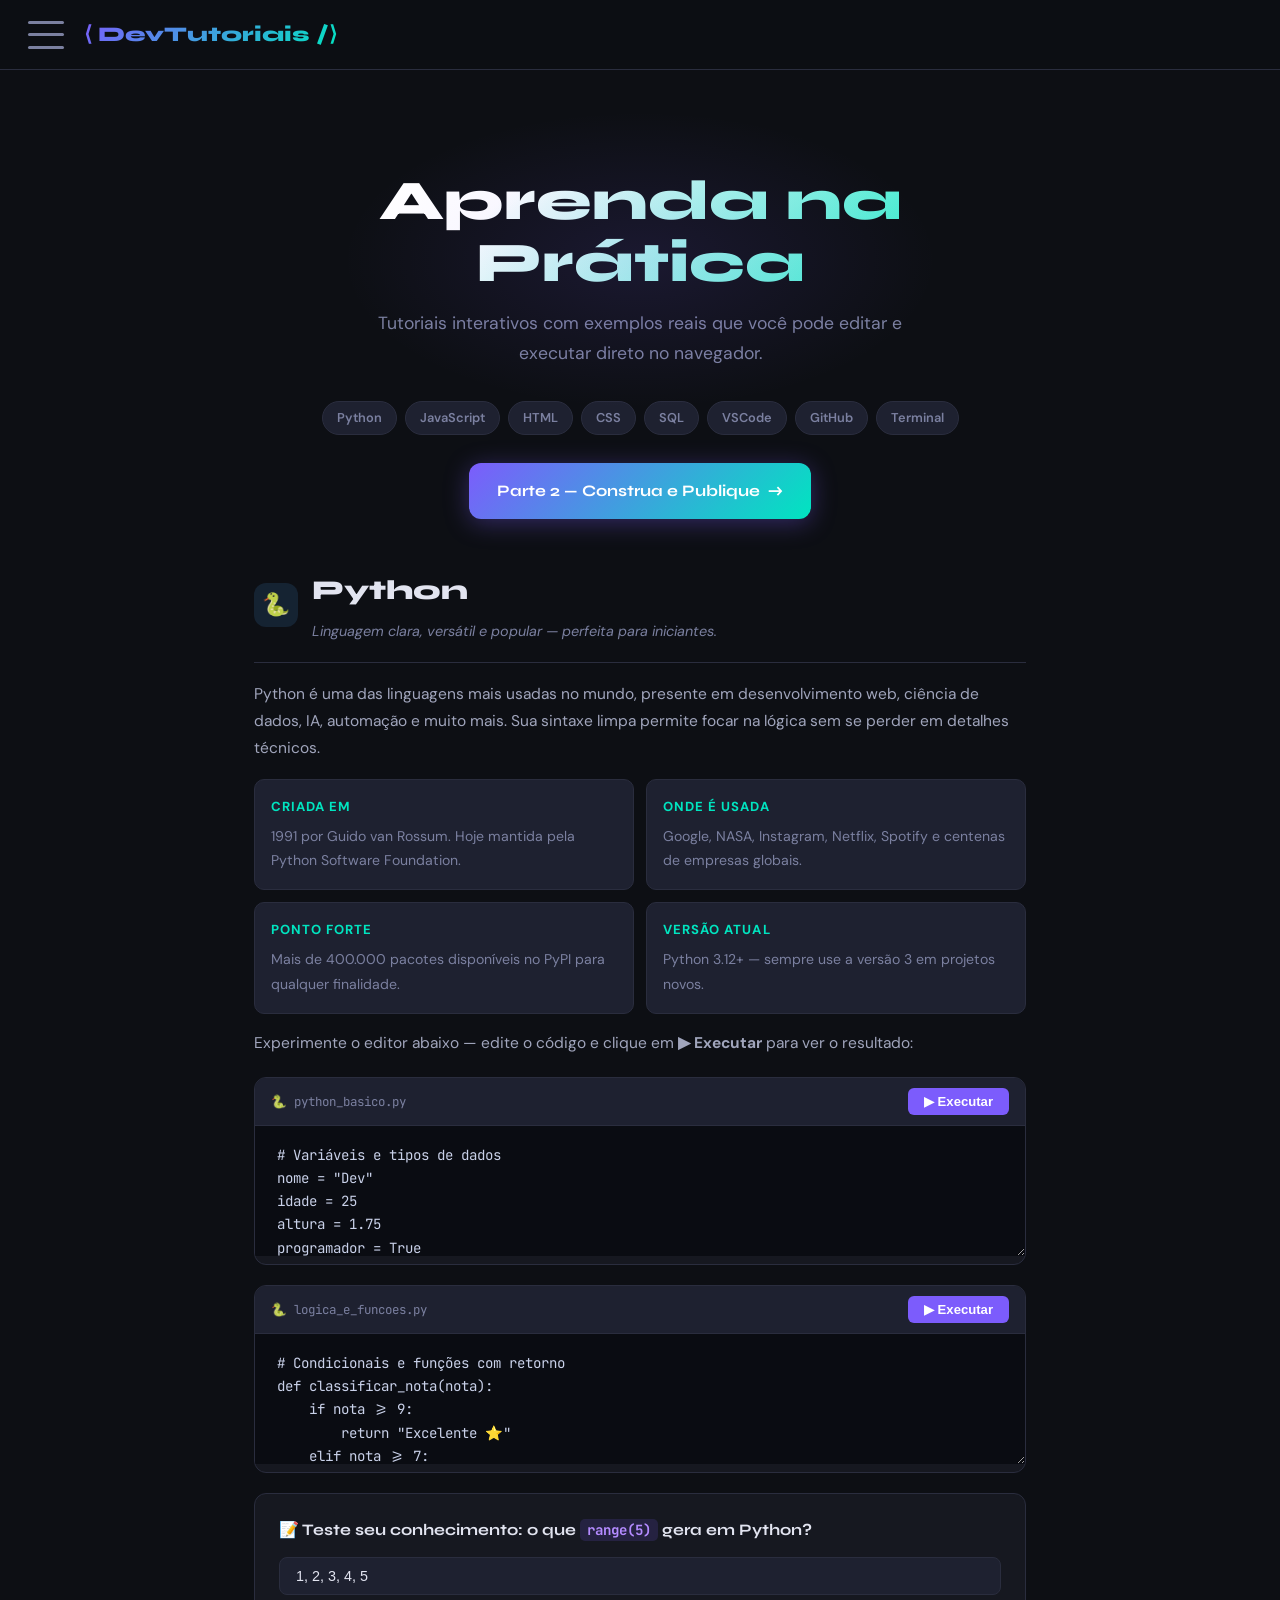
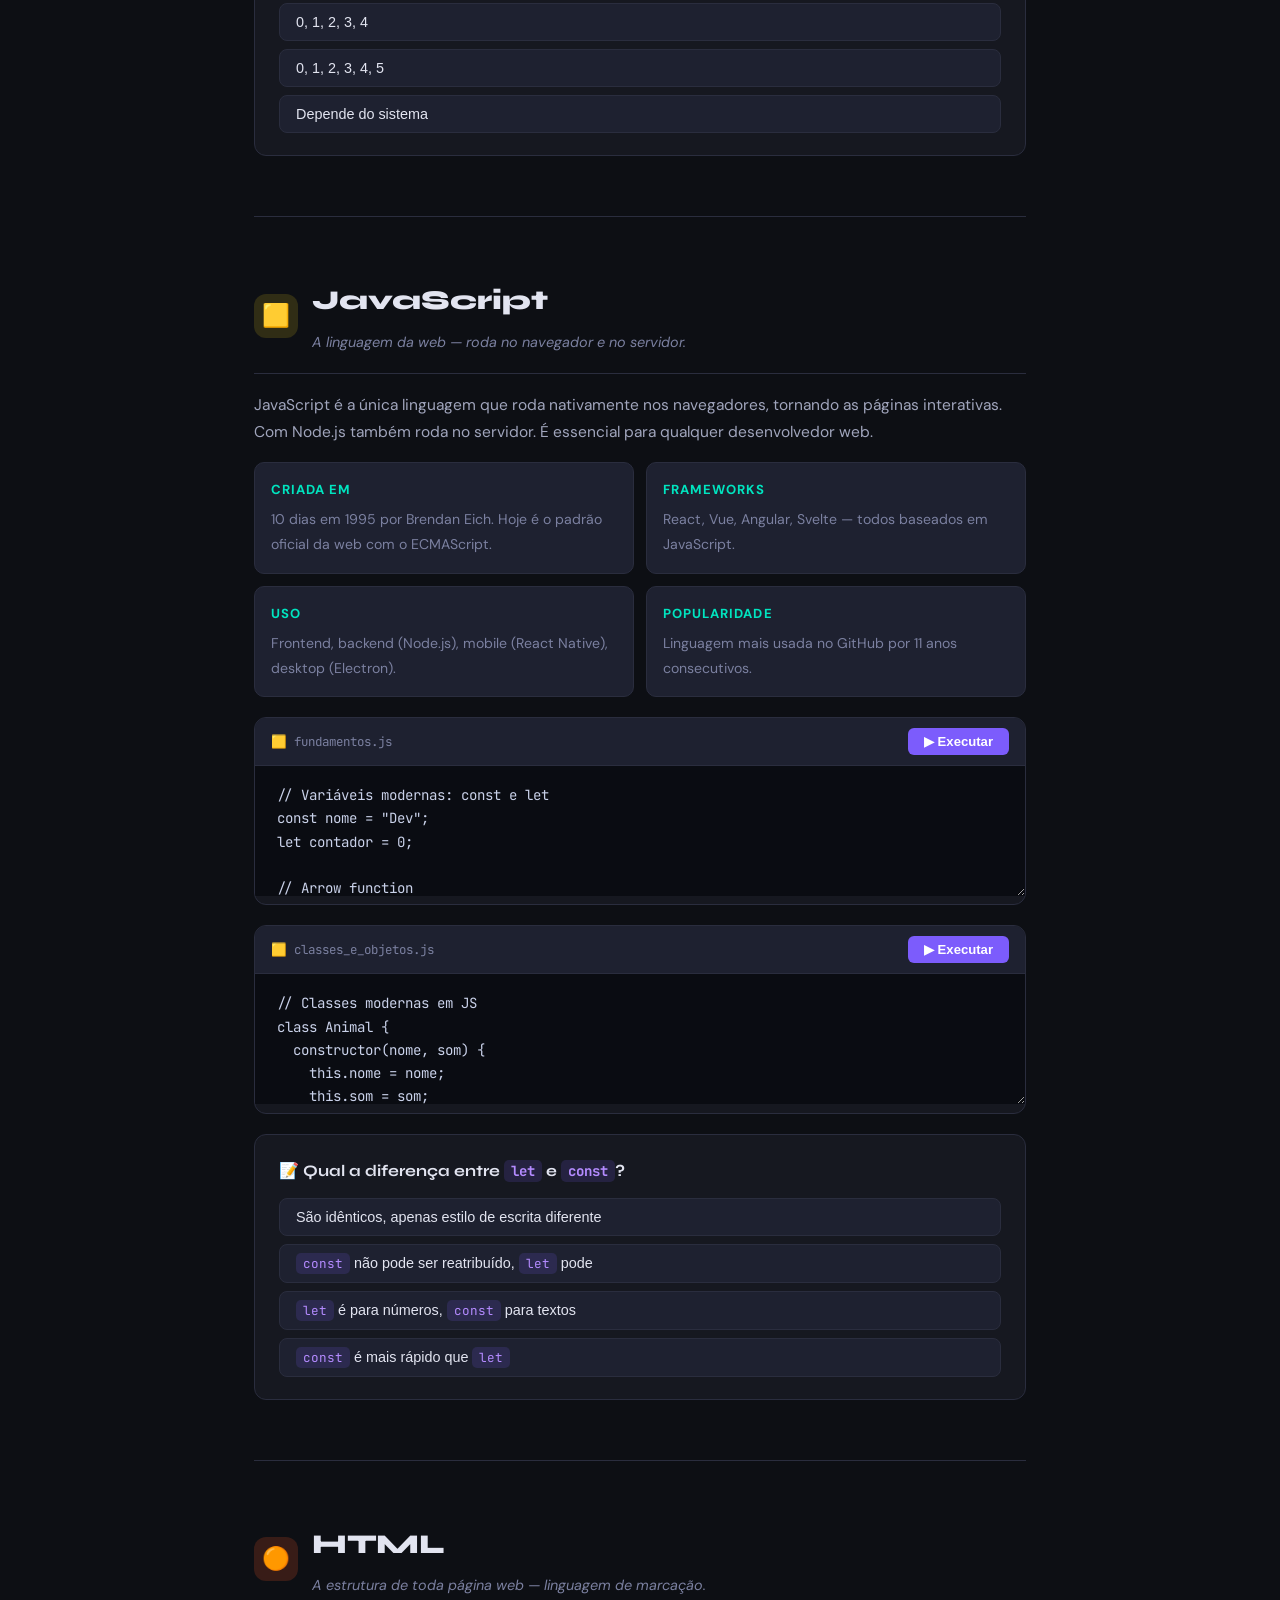
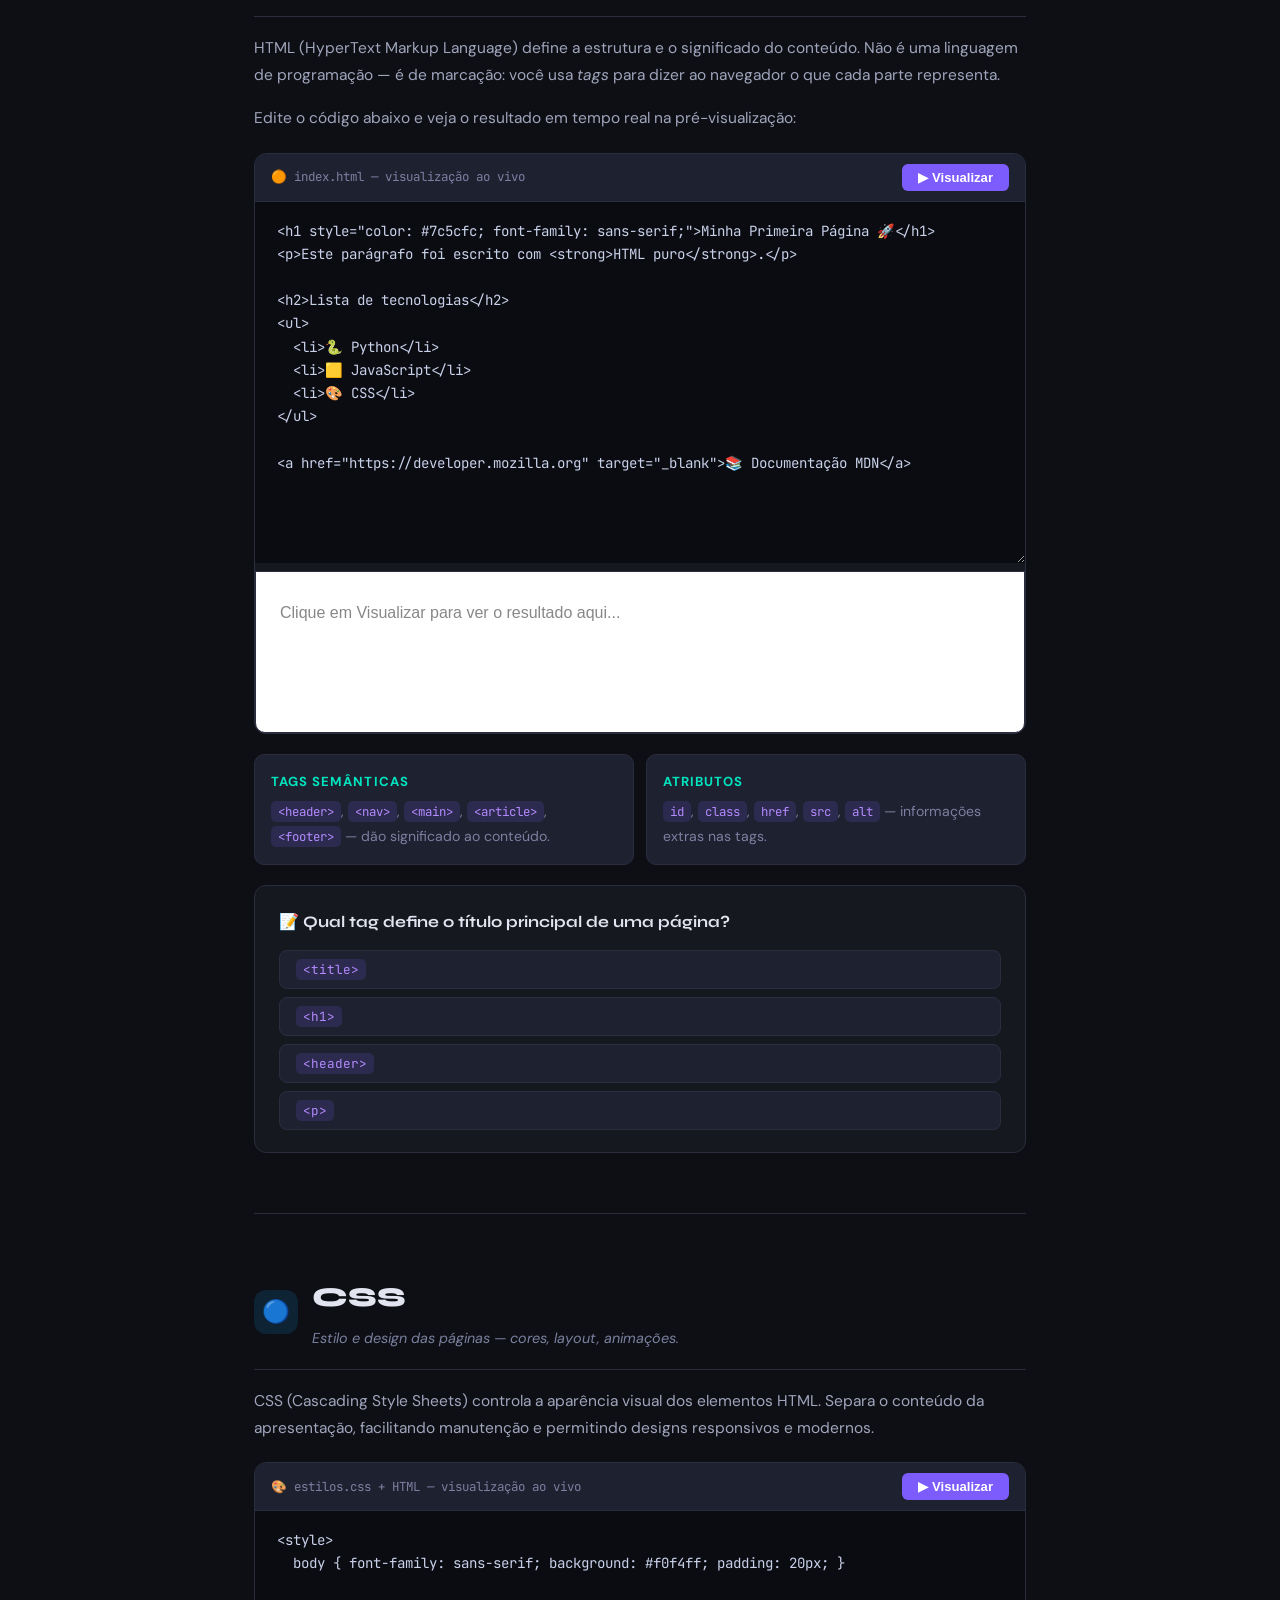
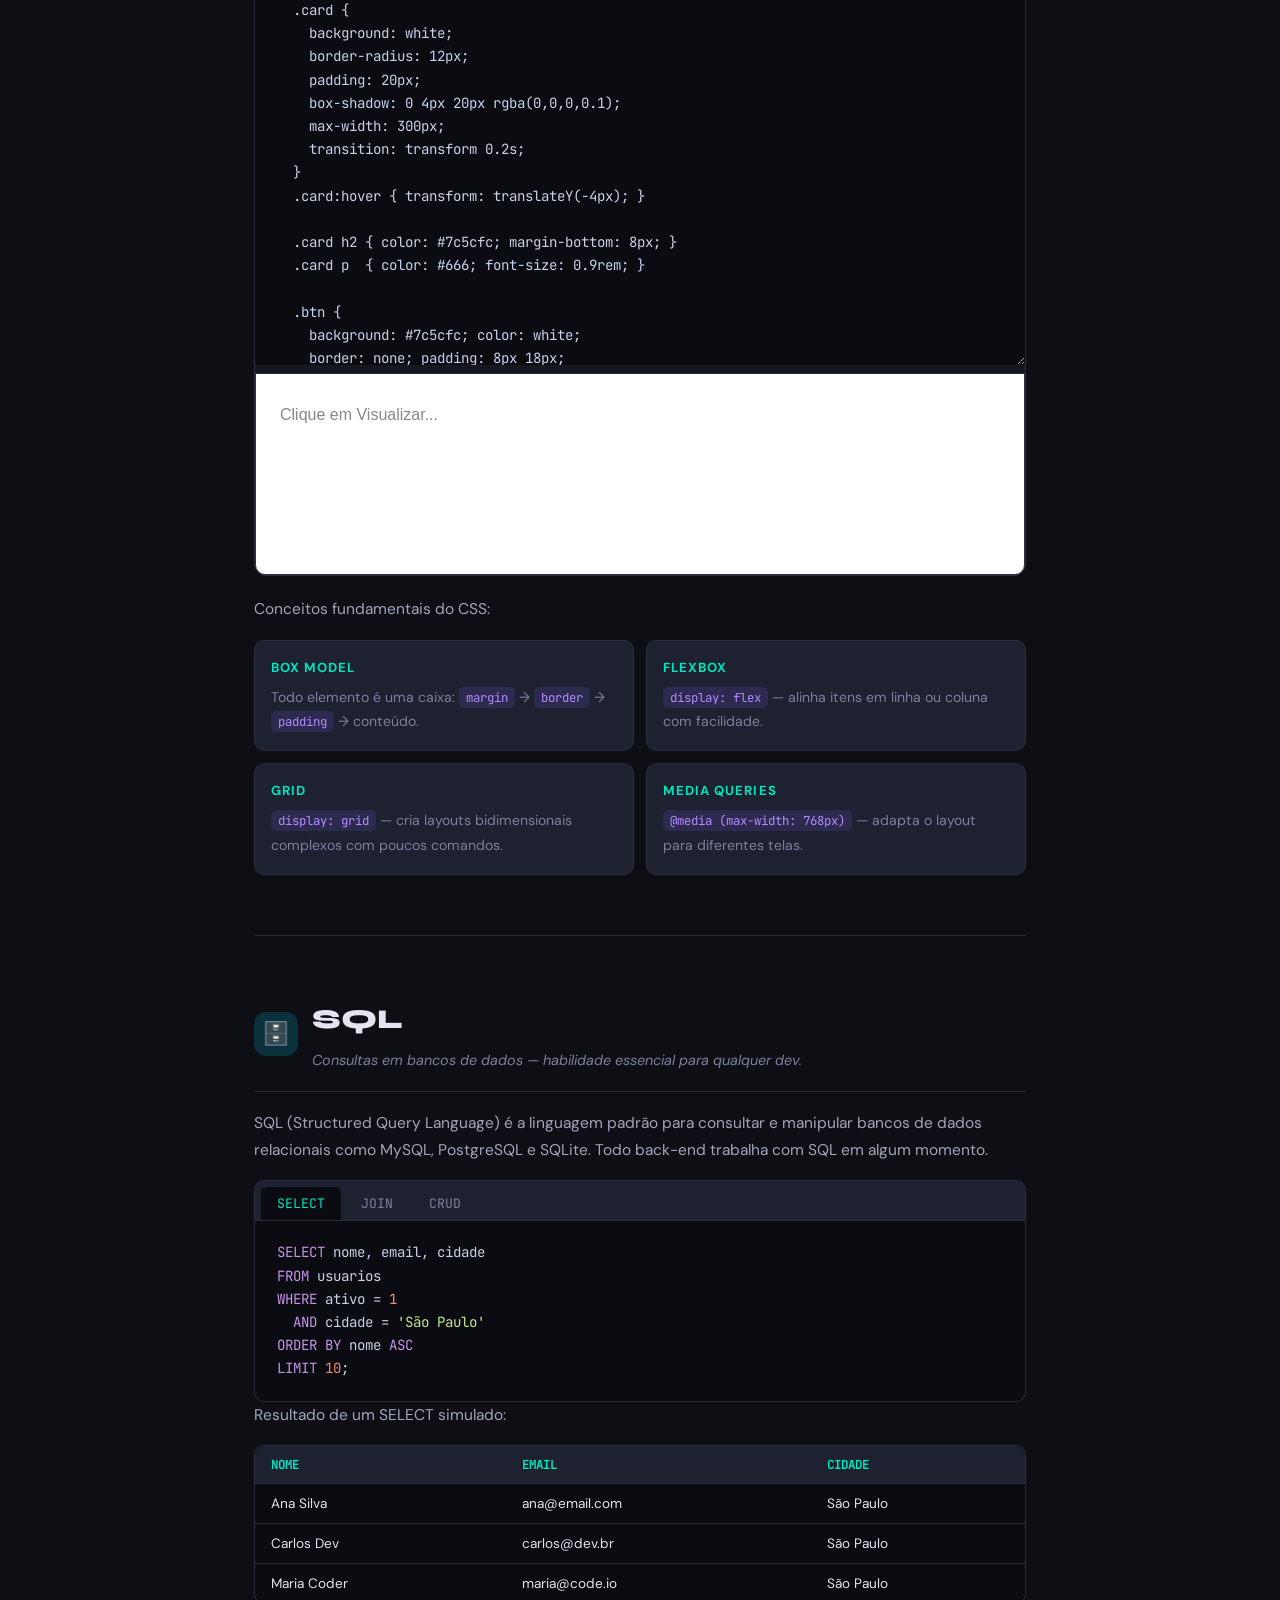
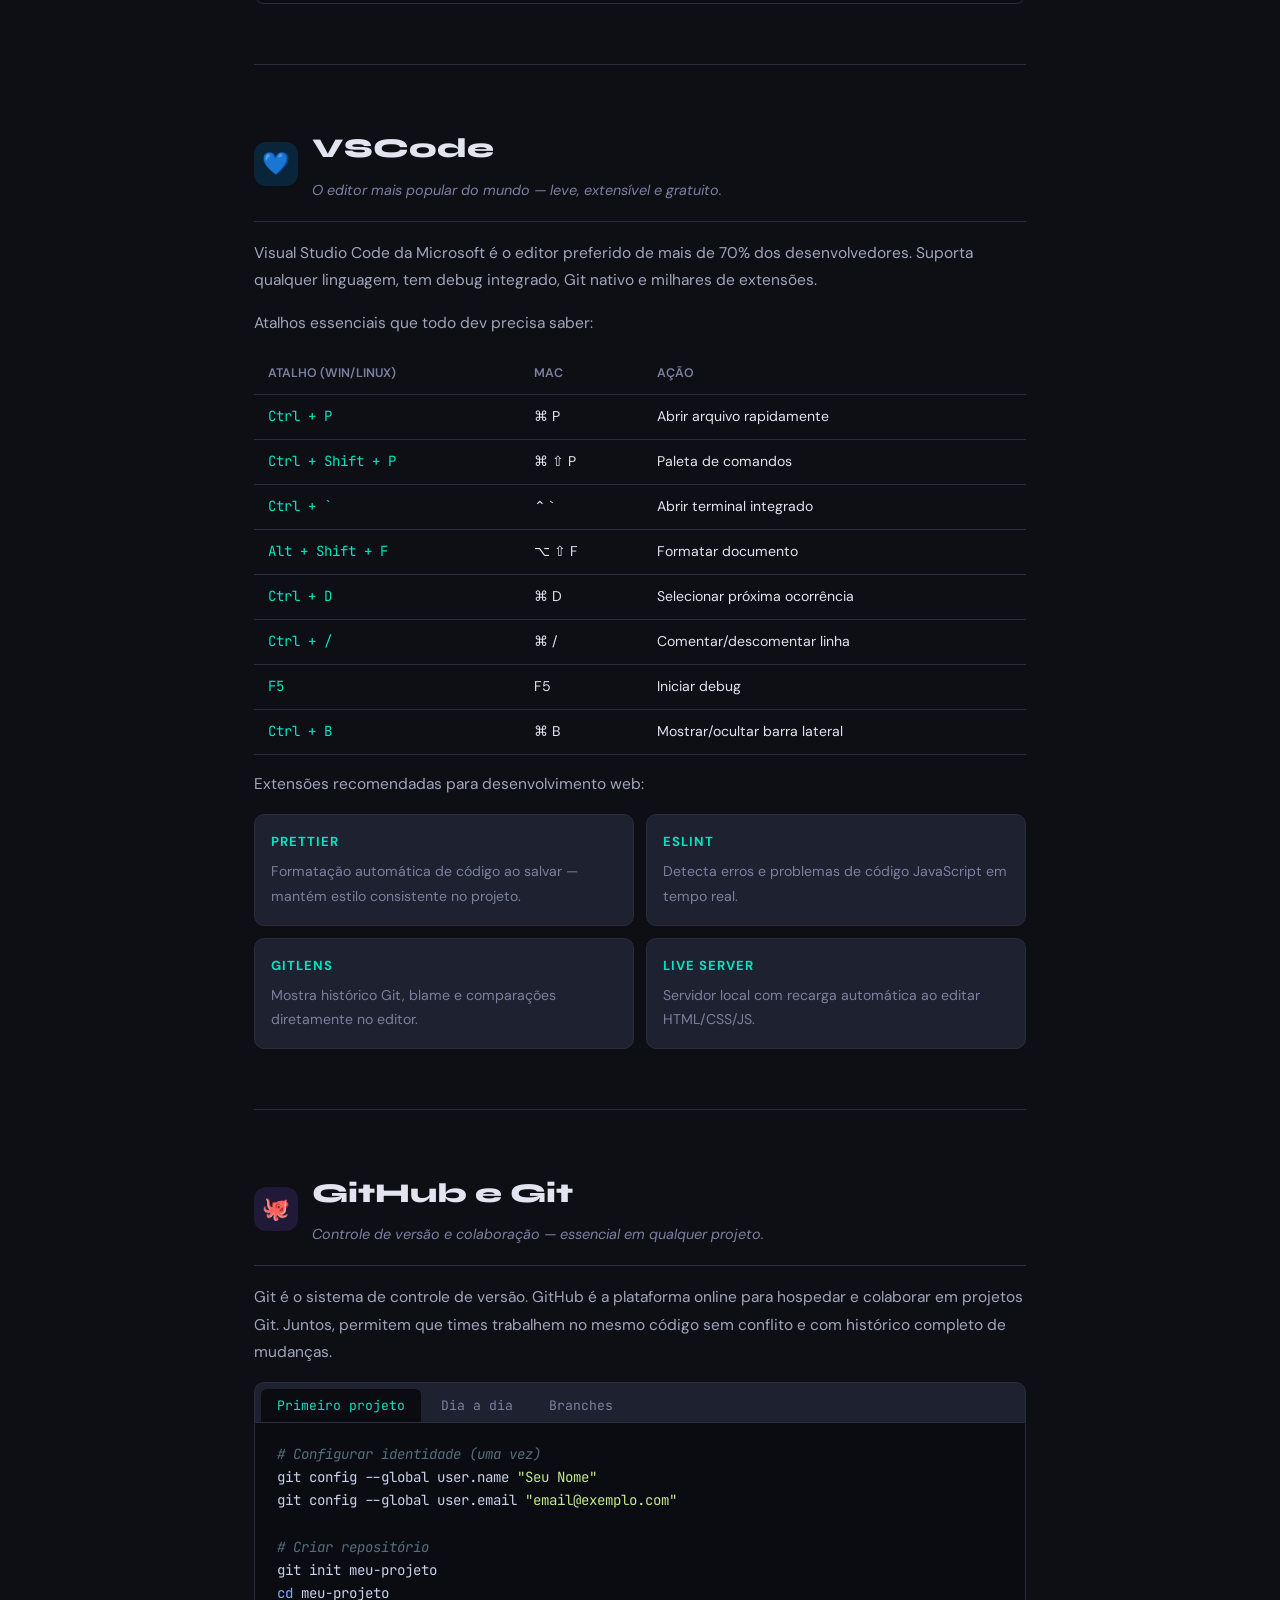
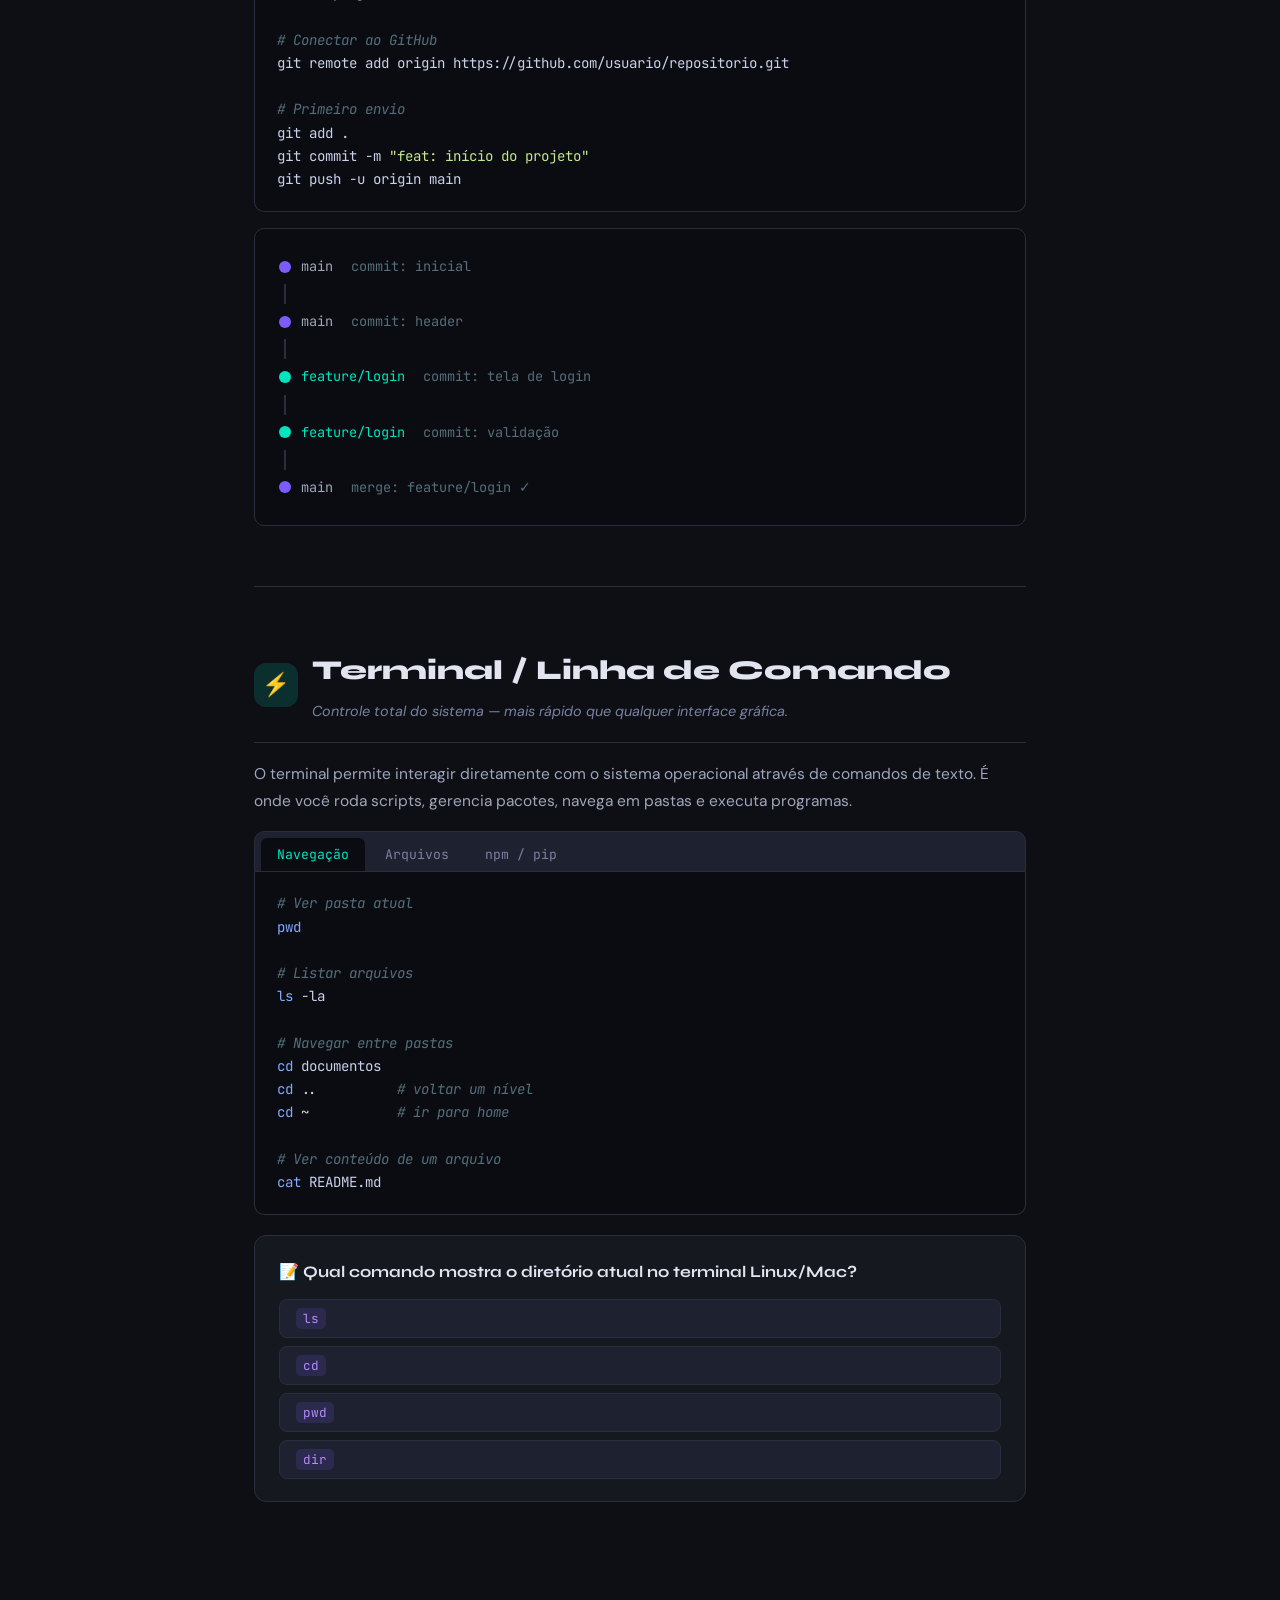
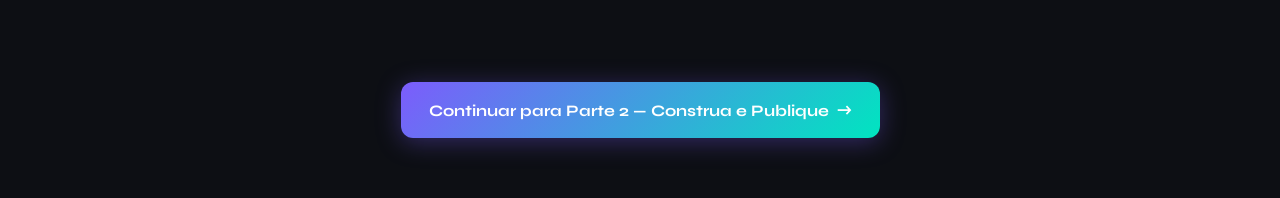
<file: Tutoriais.html>
<!DOCTYPE html>
<html lang="pt-BR">
<head>
  <meta charset="UTF-8" />
  <meta name="viewport" content="width=device-width, initial-scale=1" />
  <title>Tutoriais Dev</title>
  <link href="https://fonts.googleapis.com/css2?family=Syne:wght@400;700;800&family=JetBrains+Mono:wght@400;600&family=DM+Sans:wght@400;500;600&display=swap" rel="stylesheet" />
  <style>
    :root {
      --bg: #0d0f14;
      --surface: #161820;
      --surface2: #1e2130;
      --border: #2a2d3e;
      --accent: #7c5cfc;
      --accent2: #00e5c0;
      --accent3: #ff6b6b;
      --text: #e2e4f0;
      --text-muted: #7b80a0;
      --code-bg: #0a0c12;
      --success: #00e5c0;
      --error: #ff6b6b;
    }

    *, *::before, *::after { box-sizing: border-box; margin: 0; padding: 0; }

    body {
      background: var(--bg);
      color: var(--text);
      font-family: 'DM Sans', sans-serif;
      line-height: 1.7;
      min-height: 100vh;
      padding-top: 70px;
    }

    /* ── NAV ── */
    nav {
      position: fixed; top: 0; left: 0; right: 0; height: 70px;
      background: rgba(13,15,20,0.95);
      backdrop-filter: blur(12px);
      border-bottom: 1px solid var(--border);
      display: flex; align-items: center; padding: 0 28px;
      z-index: 1000; gap: 20px;
    }

    .nav-logo {
      font-family: 'Syne', sans-serif;
      font-weight: 800; font-size: 1.3rem;
      background: linear-gradient(135deg, var(--accent), var(--accent2));
      -webkit-background-clip: text; -webkit-text-fill-color: transparent;
      margin-right: auto;
    }

    .hamburger {
      background: none; border: none; cursor: pointer;
      width: 36px; height: 28px;
      display: flex; flex-direction: column; justify-content: space-between;
    }
    .hamburger .bar {
      display: block; width: 100%; height: 3px;
      background: var(--text-muted); border-radius: 2px;
      transition: all 0.35s ease;
    }
    .hamburger.active .bar:nth-child(1) { transform: translateY(12.5px) rotate(45deg); background: var(--accent); }
    .hamburger.active .bar:nth-child(2) { opacity: 0; transform: translateX(20px); }
    .hamburger.active .bar:nth-child(3) { transform: translateY(-12.5px) rotate(-45deg); background: var(--accent); }

    /* ── SIDEBAR ── */
    #mainMenu {
      position: fixed; top: 70px; left: 0;
      width: 260px; height: calc(100vh - 70px);
      background: var(--surface);
      border-right: 1px solid var(--border);
      padding: 28px 0;
      transform: translateX(-100%);
      transition: transform 0.35s ease;
      overflow-y: auto; z-index: 999;
    }
    #mainMenu.active { transform: translateX(0); }

    .menu-section {
      padding: 0 20px;
      margin-bottom: 8px;
      font-size: 0.7rem;
      font-weight: 700;
      text-transform: uppercase;
      letter-spacing: 0.12em;
      color: var(--text-muted);
    }

    #mainMenu ul { list-style: none; padding: 0 12px; margin-bottom: 20px; }
    #mainMenu ul li + li { margin-top: 2px; }
    #mainMenu ul li a {
      text-decoration: none; color: var(--text-muted);
      display: flex; align-items: center; gap: 10px;
      padding: 9px 12px; border-radius: 8px;
      font-size: 0.95rem; font-weight: 500;
      transition: all 0.2s ease;
    }
    #mainMenu ul li a:hover { background: var(--surface2); color: var(--text); }
    #mainMenu ul li a .dot {
      width: 8px; height: 8px; border-radius: 50%; flex-shrink: 0;
    }
    .dot-python { background: #3776ab; }
    .dot-js { background: #f7df1e; }
    .dot-html { background: #e34f26; }
    .dot-css { background: #1572b6; }
    .dot-vscode { background: #007acc; }
    .dot-github { background: #6e40c9; }
    .dot-sql { background: #00b4d8; }
    .dot-terminal { background: var(--accent2); }

    /* ── MAIN ── */
    main {
      max-width: 820px;
      margin: 0 auto;
      padding: 40px 24px 80px;
    }

    /* ── HERO ── */
    .hero {
      text-align: center;
      padding: 60px 20px 48px;
      position: relative;
    }
    .hero::before {
      content: '';
      position: absolute; top: 0; left: 50%; transform: translateX(-50%);
      width: 600px; height: 300px;
      background: radial-gradient(ellipse at center, rgba(124,92,252,0.12) 0%, transparent 70%);
      pointer-events: none;
    }
    .hero h1 {
      font-family: 'Syne', sans-serif;
      font-size: clamp(2.2rem, 5vw, 3.5rem);
      font-weight: 800;
      background: linear-gradient(135deg, #fff 30%, var(--accent2));
      -webkit-background-clip: text; -webkit-text-fill-color: transparent;
      margin-bottom: 16px;
      line-height: 1.1;
    }
    .hero p {
      color: var(--text-muted); font-size: 1.1rem;
      max-width: 540px; margin: 0 auto 32px;
    }
    .badge-row {
      display: flex; flex-wrap: wrap; justify-content: center; gap: 8px;
    }
    .badge {
      background: var(--surface2); border: 1px solid var(--border);
      padding: 5px 14px; border-radius: 999px;
      font-size: 0.8rem; font-weight: 600; color: var(--text-muted);
    }

    /* ── BOTÃO PARTE 2 ── */
    .hero-cta {
      display: flex; flex-wrap: wrap; justify-content: center;
      gap: 12px; margin-top: 28px;
    }
    .btn-parte2 {
      display: inline-flex; align-items: center; gap: 8px;
      background: linear-gradient(135deg, var(--accent), var(--accent2));
      color: #fff; font-family: 'Syne', sans-serif;
      font-weight: 700; font-size: 1rem;
      padding: 13px 28px; border-radius: 12px;
      text-decoration: none; border: none; cursor: pointer;
      transition: transform 0.2s, box-shadow 0.2s;
      box-shadow: 0 4px 24px rgba(124,92,252,0.35);
    }
    .btn-parte2:hover { transform: translateY(-2px); box-shadow: 0 8px 32px rgba(124,92,252,0.5); }
    .btn-parte2:active { transform: translateY(0); }
    .btn-parte2 .arrow { font-size: 1.1rem; }

    /* ── NAV FOOTER ── */
    .nav-footer {
      display: flex; justify-content: center; padding: 40px 24px 60px;
    }

    /* ── RESPONSIVE MOBILE ── */
    @media (max-width: 600px) {
      nav { padding: 0 16px; }
      main { padding: 28px 14px 60px; }
      .hero { padding: 40px 12px 32px; }
      .hero h1 { font-size: 2rem; }
      .hero p { font-size: 0.97rem; }
      .tutorial-header { flex-wrap: wrap; gap: 10px; }
      .tutorial-title-wrap h2 { font-size: 1.35rem; }
      .info-cards { grid-template-columns: 1fr; }
      .playground textarea { font-size: 0.8rem; min-height: 140px; }
      .tabs { flex-wrap: wrap; gap: 6px; }
      .tab-btn { font-size: 0.78rem; padding: 6px 10px; }
      .quiz-options { flex-direction: column; }
      .quiz-opt { width: 100%; text-align: left; }
      .btn-parte2 { width: 100%; justify-content: center; font-size: 0.95rem; padding: 12px 20px; }
      #mainMenu { width: 85vw; }
    }
    @media (max-width: 400px) {
      .hero h1 { font-size: 1.6rem; }
      .badge { font-size: 0.72rem; padding: 4px 10px; }
    }

    /* ── TUTORIAL SECTION ── */
    .tutorial {
      margin-bottom: 60px;
      animation: fadeUp 0.5s ease both;
    }
    @keyframes fadeUp {
      from { opacity: 0; transform: translateY(20px); }
      to   { opacity: 1; transform: translateY(0); }
    }

    .tutorial-header {
      display: flex; align-items: center; gap: 14px;
      margin-bottom: 18px;
      padding-bottom: 18px;
      border-bottom: 1px solid var(--border);
    }
    .tutorial-icon {
      width: 44px; height: 44px; border-radius: 12px;
      display: flex; align-items: center; justify-content: center;
      font-size: 1.4rem; flex-shrink: 0;
    }
    .icon-python { background: rgba(55,118,171,0.2); }
    .icon-js     { background: rgba(247,223,30,0.15); }
    .icon-html   { background: rgba(227,79,38,0.2); }
    .icon-css    { background: rgba(21,114,182,0.2); }
    .icon-vscode { background: rgba(0,122,204,0.2); }
    .icon-github { background: rgba(110,64,201,0.2); }
    .icon-sql    { background: rgba(0,180,216,0.2); }
    .icon-terminal { background: rgba(0,229,192,0.15); }

    .tutorial-title-wrap h2 {
      font-family: 'Syne', sans-serif;
      font-size: 1.7rem; font-weight: 800;
      color: var(--text); margin-bottom: 4px;
    }
    .tutorial-title-wrap .summary {
      color: var(--text-muted); font-size: 0.9rem; font-style: italic;
    }

    .tutorial p {
      color: #a0a5bc; font-size: 0.97rem;
      margin-bottom: 16px; line-height: 1.75;
    }

    /* ── TABS ── */
    .tabs {
      display: flex; gap: 4px;
      background: var(--surface2);
      border: 1px solid var(--border);
      border-radius: 10px 10px 0 0;
      padding: 6px 6px 0;
    }
    .tab-btn {
      background: none; border: none; cursor: pointer;
      padding: 8px 16px; border-radius: 6px 6px 0 0;
      font-family: 'JetBrains Mono', monospace;
      font-size: 0.82rem; color: var(--text-muted);
      transition: all 0.2s;
    }
    .tab-btn.active { background: var(--code-bg); color: var(--accent2); }

    /* ── CODE BOX ── */
    .code-box {
      background: var(--code-bg);
      border: 1px solid var(--border); border-top: none;
      border-radius: 0 0 10px 10px;
      margin-bottom: 0;
    }
    .code-box pre {
      padding: 20px 22px;
      font-family: 'JetBrains Mono', monospace;
      font-size: 0.88rem; line-height: 1.65;
      color: #c9d1e9;
      overflow-x: auto;
      margin: 0;
    }

    /* ── INTERACTIVE PLAYGROUND ── */
    .playground {
      background: var(--surface);
      border: 1px solid var(--border);
      border-radius: 12px;
      overflow: hidden;
      margin: 20px 0;
    }
    .playground-header {
      background: var(--surface2);
      padding: 10px 16px;
      display: flex; align-items: center; justify-content: space-between;
      border-bottom: 1px solid var(--border);
    }
    .playground-header span {
      font-family: 'JetBrains Mono', monospace;
      font-size: 0.78rem; color: var(--text-muted);
    }
    .run-btn {
      background: var(--accent); border: none; cursor: pointer;
      color: #fff; padding: 6px 16px;
      border-radius: 6px; font-size: 0.82rem; font-weight: 600;
      transition: all 0.2s; display: flex; align-items: center; gap: 6px;
    }
    .run-btn:hover { background: #6a4de8; transform: translateY(-1px); }
    .run-btn:active { transform: translateY(0); }

    .playground textarea {
      width: 100%;
      background: var(--code-bg);
      color: #c9d1e9;
      border: none; outline: none; resize: vertical;
      font-family: 'JetBrains Mono', monospace;
      font-size: 0.88rem; line-height: 1.65;
      padding: 18px 22px;
      min-height: 130px;
    }

    .playground-output {
      background: #080a10;
      border-top: 1px solid var(--border);
      padding: 14px 20px;
      font-family: 'JetBrains Mono', monospace;
      font-size: 0.85rem; line-height: 1.6;
      min-height: 50px; display: none;
    }
    .playground-output.has-content { display: block; }
    .playground-output .out-line { color: var(--accent2); }
    .playground-output .err-line { color: var(--error); }
    .playground-output .label {
      color: var(--text-muted); font-size: 0.75rem;
      margin-bottom: 6px; letter-spacing: 0.05em;
    }

    /* ── HTML LIVE PREVIEW ── */
    .html-preview {
      border: 1px solid var(--border);
      border-radius: 0 0 10px 10px;
      overflow: hidden; background: #fff;
      min-height: 160px;
      display: none;
    }
    .html-preview iframe {
      width: 100%; border: none;
      min-height: 160px; display: block;
    }

    /* ── CSS LIVE PREVIEW ── */
    .css-demo {
      background: var(--surface2);
      border: 1px solid var(--border);
      border-radius: 10px; padding: 20px;
      margin: 16px 0;
    }
    .css-demo-inner { padding: 16px; border-radius: 8px; }

    /* ── QUIZ ── */
    .quiz {
      background: var(--surface);
      border: 1px solid var(--border);
      border-radius: 12px; padding: 22px 24px;
      margin: 20px 0;
    }
    .quiz h4 {
      font-family: 'Syne', sans-serif;
      font-size: 1rem; margin-bottom: 14px; color: var(--text);
    }
    .quiz-options { display: flex; flex-direction: column; gap: 8px; }
    .quiz-opt {
      background: var(--surface2); border: 1px solid var(--border);
      color: var(--text); padding: 10px 16px;
      border-radius: 8px; cursor: pointer; font-size: 0.9rem;
      text-align: left; transition: all 0.2s;
    }
    .quiz-opt:hover { border-color: var(--accent); color: var(--accent); }
    .quiz-opt.correct { border-color: var(--success); background: rgba(0,229,192,0.1); color: var(--success); }
    .quiz-opt.wrong   { border-color: var(--error);   background: rgba(255,107,107,0.1); color: var(--error); }
    .quiz-feedback { margin-top: 12px; font-size: 0.88rem; color: var(--text-muted); display: none; }

    /* ── INFO CARDS ── */
    .info-cards {
      display: grid; grid-template-columns: 1fr 1fr; gap: 12px; margin: 16px 0;
    }
    .info-card {
      background: var(--surface2); border: 1px solid var(--border);
      border-radius: 10px; padding: 16px;
    }
    .info-card h5 {
      font-size: 0.82rem; font-weight: 700;
      text-transform: uppercase; letter-spacing: 0.08em;
      color: var(--accent2); margin-bottom: 6px;
    }
    .info-card p { font-size: 0.88rem; color: var(--text-muted); margin: 0; }

    /* ── SEPARATOR ── */
    .sep {
      height: 1px; background: var(--border);
      margin: 60px 0;
    }

    /* ── CODE TOKENS ── */
    .tok-kw   { color: #c792ea; }
    .tok-fn   { color: #82aaff; }
    .tok-str  { color: #c3e88d; }
    .tok-num  { color: #f78c6c; }
    .tok-cmt  { color: #546e7a; font-style: italic; }
    .tok-var  { color: #eeffff; }

    code {
      background: rgba(124,92,252,0.15);
      color: #b48bff;
      padding: 2px 7px; border-radius: 5px;
      font-family: 'JetBrains Mono', monospace;
      font-size: 0.88em;
    }

    /* ── GIT VISUAL ── */
    .git-viz {
      background: var(--code-bg);
      border: 1px solid var(--border);
      border-radius: 10px;
      padding: 20px 24px;
      font-family: 'JetBrains Mono', monospace;
      font-size: 0.85rem;
      margin: 16px 0;
    }
    .git-line { display: flex; align-items: center; gap: 10px; margin: 6px 0; }
    .git-dot { width: 12px; height: 12px; border-radius: 50%; flex-shrink: 0; }
    .git-dot.main { background: var(--accent); }
    .git-dot.feature { background: var(--accent2); }
    .git-line-v { width: 2px; height: 20px; background: var(--border); margin-left: 5px; }

    /* ── SHORTCUTS TABLE ── */
    .shortcuts { width: 100%; border-collapse: collapse; margin: 16px 0; }
    .shortcuts th, .shortcuts td {
      padding: 10px 14px; text-align: left;
      border-bottom: 1px solid var(--border); font-size: 0.88rem;
    }
    .shortcuts th { color: var(--text-muted); font-weight: 600; font-size: 0.78rem; text-transform: uppercase; }
    .shortcuts td:first-child { font-family: 'JetBrains Mono', monospace; color: var(--accent2); }

    /* ── SQL ── */
    .sql-result {
      background: var(--code-bg);
      border: 1px solid var(--border);
      border-radius: 10px;
      overflow: hidden; margin-top: 10px;
    }
    .sql-table { width: 100%; border-collapse: collapse; font-size: 0.85rem; }
    .sql-table th {
      background: var(--surface2);
      color: var(--accent2); padding: 8px 16px;
      text-align: left; font-family: 'JetBrains Mono', monospace;
      font-size: 0.78rem; text-transform: uppercase;
    }
    .sql-table td {
      padding: 8px 16px; color: var(--text);
      border-top: 1px solid var(--border);
    }

    @media (max-width: 640px) {
      .info-cards { grid-template-columns: 1fr; }
      .tutorial-header { flex-wrap: wrap; }
      .tutorial-title-wrap h2 { font-size: 1.4rem; }
      main { padding: 24px 16px 60px; }
    }
  </style>
</head>
<body>

<nav>
  <button class="hamburger" id="hamburgerBtn" aria-label="Menu" aria-expanded="false" aria-controls="mainMenu">
    <span class="bar"></span><span class="bar"></span><span class="bar"></span>
  </button>
  <span class="nav-logo">⟨ DevTutoriais /⟩</span>
</nav>

<div id="mainMenu" role="navigation" aria-label="Menu principal">
  <p class="menu-section">Linguagens</p>
  <ul>
    <li><a href="#python"><span class="dot dot-python"></span> Python</a></li>
    <li><a href="#js"><span class="dot dot-js"></span> JavaScript</a></li>
    <li><a href="#html"><span class="dot dot-html"></span> HTML</a></li>
    <li><a href="#css"><span class="dot dot-css"></span> CSS</a></li>
    <li><a href="#sql"><span class="dot dot-sql"></span> SQL</a></li>
  </ul>
  <p class="menu-section">Ferramentas</p>
  <ul>
    <li><a href="#vscode"><span class="dot dot-vscode"></span> VSCode</a></li>
    <li><a href="#github"><span class="dot dot-github"></span> GitHub</a></li>
    <li><a href="#terminal"><span class="dot dot-terminal"></span> Terminal</a></li>
  </ul>
  <p class="menu-section">Navegação</p>
  <ul>
    <li><a href="index.html"><span class="dot" style="background:#888"></span> ← Voltar</a></li>
  </ul>
</div>

<main>

  <!-- HERO -->
  <div class="hero">
    <h1>Aprenda na Prática</h1>
    <p>Tutoriais interativos com exemplos reais que você pode editar e executar direto no navegador.</p>
    <div class="badge-row">
      <span class="badge">Python</span><span class="badge">JavaScript</span>
      <span class="badge">HTML</span><span class="badge">CSS</span>
      <span class="badge">SQL</span><span class="badge">VSCode</span>
      <span class="badge">GitHub</span><span class="badge">Terminal</span>
    </div>
    <div class="hero-cta">
      <a href="tutorial_parte2.html" class="btn-parte2">
        Parte 2 — Construa e Publique <span class="arrow">→</span>
      </a>
    </div>
  </div>

  <!-- ── PYTHON ── -->
  <section class="tutorial" id="python" tabindex="-1">
    <div class="tutorial-header">
      <div class="tutorial-icon icon-python">🐍</div>
      <div class="tutorial-title-wrap">
        <h2>Python</h2>
        <span class="summary">Linguagem clara, versátil e popular — perfeita para iniciantes.</span>
      </div>
    </div>

    <p>Python é uma das linguagens mais usadas no mundo, presente em desenvolvimento web, ciência de dados, IA, automação e muito mais. Sua sintaxe limpa permite focar na lógica sem se perder em detalhes técnicos.</p>

    <div class="info-cards">
      <div class="info-card"><h5>Criada em</h5><p>1991 por Guido van Rossum. Hoje mantida pela Python Software Foundation.</p></div>
      <div class="info-card"><h5>Onde é usada</h5><p>Google, NASA, Instagram, Netflix, Spotify e centenas de empresas globais.</p></div>
      <div class="info-card"><h5>Ponto forte</h5><p>Mais de 400.000 pacotes disponíveis no PyPI para qualquer finalidade.</p></div>
      <div class="info-card"><h5>Versão atual</h5><p>Python 3.12+ — sempre use a versão 3 em projetos novos.</p></div>
    </div>

    <p>Experimente o editor abaixo — edite o código e clique em <strong>▶ Executar</strong> para ver o resultado:</p>

    <div class="playground">
      <div class="playground-header">
        <span>🐍 python_basico.py</span>
        <button class="run-btn" onclick="runPython('py1')">▶ Executar</button>
      </div>
      <textarea id="py1" spellcheck="false">
# Variáveis e tipos de dados
nome = "Dev"
idade = 25
altura = 1.75
programador = True

print(f"Olá, {nome}!")
print(f"Idade: {idade} | Altura: {altura}m")

# Lista e loop
linguagens = ["Python", "JavaScript", "CSS"]
print("\nLinguagens que conheço:")
for lang in linguagens:
    print(f"  → {lang}")

# Função simples
def saudacao(pessoa):
    return f"Bem-vindo ao mundo do código, {pessoa}! 🚀"

print("\n" + saudacao(nome))
      </textarea>
      <div class="playground-output" id="py1-out"></div>
    </div>

    <div class="playground">
      <div class="playground-header">
        <span>🐍 logica_e_funcoes.py</span>
        <button class="run-btn" onclick="runPython('py2')">▶ Executar</button>
      </div>
      <textarea id="py2" spellcheck="false">
# Condicionais e funções com retorno
def classificar_nota(nota):
    if nota >= 9:
        return "Excelente ⭐"
    elif nota >= 7:
        return "Bom ✓"
    elif nota >= 5:
        return "Regular ⚠️"
    else:
        return "Reprovado ✗"

notas = [10, 7.5, 5, 3]
for n in notas:
    print(f"Nota {n}: {classificar_nota(n)}")

# Dicionário
aluno = {"nome": "Ana", "curso": "Python", "nota": 9.2}
print(f"\nAluno: {aluno['nome']} — {classificar_nota(aluno['nota'])}")
      </textarea>
      <div class="playground-output" id="py2-out"></div>
    </div>

    <div class="quiz">
      <h4>📝 Teste seu conhecimento: o que <code>range(5)</code> gera em Python?</h4>
      <div class="quiz-options">
        <button class="quiz-opt" onclick="quiz(this, false)">1, 2, 3, 4, 5</button>
        <button class="quiz-opt" onclick="quiz(this, true)">0, 1, 2, 3, 4</button>
        <button class="quiz-opt" onclick="quiz(this, false)">0, 1, 2, 3, 4, 5</button>
        <button class="quiz-opt" onclick="quiz(this, false)">Depende do sistema</button>
      </div>
      <div class="quiz-feedback">✅ Correto! <code>range(5)</code> começa em 0 e vai até 4 — nunca inclui o número final.</div>
    </div>
  </section>

  <div class="sep"></div>

  <!-- ── JAVASCRIPT ── -->
  <section class="tutorial" id="js" tabindex="-1">
    <div class="tutorial-header">
      <div class="tutorial-icon icon-js">🟨</div>
      <div class="tutorial-title-wrap">
        <h2>JavaScript</h2>
        <span class="summary">A linguagem da web — roda no navegador e no servidor.</span>
      </div>
    </div>

    <p>JavaScript é a única linguagem que roda nativamente nos navegadores, tornando as páginas interativas. Com Node.js também roda no servidor. É essencial para qualquer desenvolvedor web.</p>

    <div class="info-cards">
      <div class="info-card"><h5>Criada em</h5><p>10 dias em 1995 por Brendan Eich. Hoje é o padrão oficial da web com o ECMAScript.</p></div>
      <div class="info-card"><h5>Frameworks</h5><p>React, Vue, Angular, Svelte — todos baseados em JavaScript.</p></div>
      <div class="info-card"><h5>Uso</h5><p>Frontend, backend (Node.js), mobile (React Native), desktop (Electron).</p></div>
      <div class="info-card"><h5>Popularidade</h5><p>Linguagem mais usada no GitHub por 11 anos consecutivos.</p></div>
    </div>

    <div class="playground">
      <div class="playground-header">
        <span>🟨 fundamentos.js</span>
        <button class="run-btn" onclick="runJS('js1')">▶ Executar</button>
      </div>
      <textarea id="js1" spellcheck="false">
// Variáveis modernas: const e let
const nome = "Dev";
let contador = 0;

// Arrow function
const saudacao = (pessoa) => `Olá, ${pessoa}! 👋`;
console.log(saudacao(nome));

// Array e métodos funcionais
const numeros = [1, 2, 3, 4, 5, 6, 7, 8, 9, 10];
const pares = numeros.filter(n => n % 2 === 0);
const dobrados = pares.map(n => n * 2);

console.log("Pares:", pares.join(", "));
console.log("Dobrados:", dobrados.join(", "));

// Objeto
const pessoa = { nome: "Ana", idade: 28, curso: "Dev Web" };
console.log(`${pessoa.nome} tem ${pessoa.idade} anos e estuda ${pessoa.curso}`);
      </textarea>
      <div class="playground-output" id="js1-out"></div>
    </div>

    <div class="playground">
      <div class="playground-header">
        <span>🟨 classes_e_objetos.js</span>
        <button class="run-btn" onclick="runJS('js2')">▶ Executar</button>
      </div>
      <textarea id="js2" spellcheck="false">
// Classes modernas em JS
class Animal {
  constructor(nome, som) {
    this.nome = nome;
    this.som = som;
  }

  falar() {
    return `${this.nome} diz: "${this.som}!"`;
  }
}

class Cachorro extends Animal {
  constructor(nome) {
    super(nome, "Au au");
  }

  buscar(objeto) {
    return `${this.nome} foi buscar o ${objeto}! 🐕`;
  }
}

const rex = new Cachorro("Rex");
console.log(rex.falar());
console.log(rex.buscar("graveto"));

// Promessa simulada
const esperar = (ms) => new Promise(r => setTimeout(r, ms));
console.log("Início...");
esperar(0).then(() => console.log("Pronto! ✅"));
      </textarea>
      <div class="playground-output" id="js2-out"></div>
    </div>

    <div class="quiz">
      <h4>📝 Qual a diferença entre <code>let</code> e <code>const</code>?</h4>
      <div class="quiz-options">
        <button class="quiz-opt" onclick="quiz(this, false)">São idênticos, apenas estilo de escrita diferente</button>
        <button class="quiz-opt" onclick="quiz(this, true)"><code>const</code> não pode ser reatribuído, <code>let</code> pode</button>
        <button class="quiz-opt" onclick="quiz(this, false)"><code>let</code> é para números, <code>const</code> para textos</button>
        <button class="quiz-opt" onclick="quiz(this, false)"><code>const</code> é mais rápido que <code>let</code></button>
      </div>
      <div class="quiz-feedback">✅ Correto! Use <code>const</code> por padrão e mude para <code>let</code> apenas quando precisar reatribuir o valor.</div>
    </div>
  </section>

  <div class="sep"></div>

  <!-- ── HTML ── -->
  <section class="tutorial" id="html" tabindex="-1">
    <div class="tutorial-header">
      <div class="tutorial-icon icon-html">🟠</div>
      <div class="tutorial-title-wrap">
        <h2>HTML</h2>
        <span class="summary">A estrutura de toda página web — linguagem de marcação.</span>
      </div>
    </div>

    <p>HTML (HyperText Markup Language) define a estrutura e o significado do conteúdo. Não é uma linguagem de programação — é de marcação: você usa <em>tags</em> para dizer ao navegador o que cada parte representa.</p>

    <p>Edite o código abaixo e veja o resultado em tempo real na pré-visualização:</p>

    <div class="playground">
      <div class="playground-header">
        <span>🟠 index.html — visualização ao vivo</span>
        <button class="run-btn" onclick="runHTML('html1', 'html1-preview')">▶ Visualizar</button>
      </div>
      <textarea id="html1" spellcheck="false" rows="14">
<h1 style="color: #7c5cfc; font-family: sans-serif;">Minha Primeira Página 🚀</h1>
<p>Este parágrafo foi escrito com <strong>HTML puro</strong>.</p>

<h2>Lista de tecnologias</h2>
<ul>
  <li>🐍 Python</li>
  <li>🟨 JavaScript</li>
  <li>🎨 CSS</li>
</ul>

<a href="https://developer.mozilla.org" target="_blank">📚 Documentação MDN</a>
      </textarea>
      <div class="html-preview" id="html1-preview" style="display:block">
        <iframe id="html1-frame" srcdoc="<p style='color:#888;padding:16px;font-family:sans-serif'>Clique em Visualizar para ver o resultado aqui...</p>"></iframe>
      </div>
    </div>

    <div class="info-cards">
      <div class="info-card"><h5>Tags semânticas</h5><p><code>&lt;header&gt;</code>, <code>&lt;nav&gt;</code>, <code>&lt;main&gt;</code>, <code>&lt;article&gt;</code>, <code>&lt;footer&gt;</code> — dão significado ao conteúdo.</p></div>
      <div class="info-card"><h5>Atributos</h5><p><code>id</code>, <code>class</code>, <code>href</code>, <code>src</code>, <code>alt</code> — informações extras nas tags.</p></div>
    </div>

    <div class="quiz">
      <h4>📝 Qual tag define o título principal de uma página?</h4>
      <div class="quiz-options">
        <button class="quiz-opt" onclick="quiz(this, false)"><code>&lt;title&gt;</code></button>
        <button class="quiz-opt" onclick="quiz(this, true)"><code>&lt;h1&gt;</code></button>
        <button class="quiz-opt" onclick="quiz(this, false)"><code>&lt;header&gt;</code></button>
        <button class="quiz-opt" onclick="quiz(this, false)"><code>&lt;p&gt;</code></button>
      </div>
      <div class="quiz-feedback">✅ Correto! <code>&lt;h1&gt;</code> é o cabeçalho de nível 1 — o título principal visível na página. <code>&lt;title&gt;</code> fica no <code>&lt;head&gt;</code> e aparece na aba do navegador.</div>
    </div>
  </section>

  <div class="sep"></div>

  <!-- ── CSS ── -->
  <section class="tutorial" id="css" tabindex="-1">
    <div class="tutorial-header">
      <div class="tutorial-icon icon-css">🔵</div>
      <div class="tutorial-title-wrap">
        <h2>CSS</h2>
        <span class="summary">Estilo e design das páginas — cores, layout, animações.</span>
      </div>
    </div>

    <p>CSS (Cascading Style Sheets) controla a aparência visual dos elementos HTML. Separa o conteúdo da apresentação, facilitando manutenção e permitindo designs responsivos e modernos.</p>

    <div class="playground">
      <div class="playground-header">
        <span>🎨 estilos.css + HTML — visualização ao vivo</span>
        <button class="run-btn" onclick="runHTML('css1', 'css1-preview')">▶ Visualizar</button>
      </div>
      <textarea id="css1" spellcheck="false" rows="18">
<style>
  body { font-family: sans-serif; background: #f0f4ff; padding: 20px; }

  .card {
    background: white;
    border-radius: 12px;
    padding: 20px;
    box-shadow: 0 4px 20px rgba(0,0,0,0.1);
    max-width: 300px;
    transition: transform 0.2s;
  }
  .card:hover { transform: translateY(-4px); }

  .card h2 { color: #7c5cfc; margin-bottom: 8px; }
  .card p  { color: #666; font-size: 0.9rem; }

  .btn {
    background: #7c5cfc; color: white;
    border: none; padding: 8px 18px;
    border-radius: 6px; cursor: pointer;
    margin-top: 12px;
  }
  .btn:hover { background: #6a4de8; }
</style>

<div class="card">
  <h2>CSS é incrível! 🎨</h2>
  <p>Passe o mouse sobre este card para ver a animação.</p>
  <button class="btn">Botão estilizado</button>
</div>
      </textarea>
      <div class="html-preview" id="css1-preview" style="display:block">
        <iframe id="css1-frame" srcdoc="<p style='color:#888;padding:16px;font-family:sans-serif'>Clique em Visualizar...</p>" style="min-height:200px"></iframe>
      </div>
    </div>

    <p>Conceitos fundamentais do CSS:</p>
    <div class="info-cards">
      <div class="info-card"><h5>Box Model</h5><p>Todo elemento é uma caixa: <code>margin</code> → <code>border</code> → <code>padding</code> → conteúdo.</p></div>
      <div class="info-card"><h5>Flexbox</h5><p><code>display: flex</code> — alinha itens em linha ou coluna com facilidade.</p></div>
      <div class="info-card"><h5>Grid</h5><p><code>display: grid</code> — cria layouts bidimensionais complexos com poucos comandos.</p></div>
      <div class="info-card"><h5>Media Queries</h5><p><code>@media (max-width: 768px)</code> — adapta o layout para diferentes telas.</p></div>
    </div>
  </section>

  <div class="sep"></div>

  <!-- ── SQL ── -->
  <section class="tutorial" id="sql" tabindex="-1">
    <div class="tutorial-header">
      <div class="tutorial-icon icon-sql">🗄️</div>
      <div class="tutorial-title-wrap">
        <h2>SQL</h2>
        <span class="summary">Consultas em bancos de dados — habilidade essencial para qualquer dev.</span>
      </div>
    </div>

    <p>SQL (Structured Query Language) é a linguagem padrão para consultar e manipular bancos de dados relacionais como MySQL, PostgreSQL e SQLite. Todo back-end trabalha com SQL em algum momento.</p>

    <div class="tabs">
      <button class="tab-btn active" onclick="switchTab(this, 'sql-select')">SELECT</button>
      <button class="tab-btn" onclick="switchTab(this, 'sql-join')">JOIN</button>
      <button class="tab-btn" onclick="switchTab(this, 'sql-crud')">CRUD</button>
    </div>

    <div class="code-box" id="sql-select">
      <pre><span class="tok-kw">SELECT</span> nome, email, cidade
<span class="tok-kw">FROM</span> usuarios
<span class="tok-kw">WHERE</span> ativo = <span class="tok-num">1</span>
  <span class="tok-kw">AND</span> cidade = <span class="tok-str">'São Paulo'</span>
<span class="tok-kw">ORDER BY</span> nome <span class="tok-kw">ASC</span>
<span class="tok-kw">LIMIT</span> <span class="tok-num">10</span>;</pre>
    </div>
    <div class="code-box" id="sql-join" style="display:none">
      <pre><span class="tok-kw">SELECT</span> u.nome, p.titulo, p.data_publicacao
<span class="tok-kw">FROM</span> usuarios u
<span class="tok-kw">INNER JOIN</span> posts p <span class="tok-kw">ON</span> p.usuario_id = u.id
<span class="tok-kw">WHERE</span> p.publicado = <span class="tok-num">1</span>
<span class="tok-kw">ORDER BY</span> p.data_publicacao <span class="tok-kw">DESC</span>;</pre>
    </div>
    <div class="code-box" id="sql-crud" style="display:none">
      <pre><span class="tok-cmt">-- Criar</span>
<span class="tok-kw">INSERT INTO</span> usuarios (nome, email) <span class="tok-kw">VALUES</span> (<span class="tok-str">'Ana'</span>, <span class="tok-str">'ana@email.com'</span>);

<span class="tok-cmt">-- Ler</span>
<span class="tok-kw">SELECT</span> * <span class="tok-kw">FROM</span> usuarios <span class="tok-kw">WHERE</span> id = <span class="tok-num">1</span>;

<span class="tok-cmt">-- Atualizar</span>
<span class="tok-kw">UPDATE</span> usuarios <span class="tok-kw">SET</span> cidade = <span class="tok-str">'RJ'</span> <span class="tok-kw">WHERE</span> id = <span class="tok-num">1</span>;

<span class="tok-cmt">-- Deletar</span>
<span class="tok-kw">DELETE FROM</span> usuarios <span class="tok-kw">WHERE</span> id = <span class="tok-num">1</span>;</pre>
    </div>

    <p>Resultado de um SELECT simulado:</p>
    <div class="sql-result">
      <table class="sql-table">
        <tr><th>nome</th><th>email</th><th>cidade</th></tr>
        <tr><td>Ana Silva</td><td>ana@email.com</td><td>São Paulo</td></tr>
        <tr><td>Carlos Dev</td><td>carlos@dev.br</td><td>São Paulo</td></tr>
        <tr><td>Maria Coder</td><td>maria@code.io</td><td>São Paulo</td></tr>
      </table>
    </div>
  </section>

  <div class="sep"></div>

  <!-- ── VSCODE ── -->
  <section class="tutorial" id="vscode" tabindex="-1">
    <div class="tutorial-header">
      <div class="tutorial-icon icon-vscode">💙</div>
      <div class="tutorial-title-wrap">
        <h2>VSCode</h2>
        <span class="summary">O editor mais popular do mundo — leve, extensível e gratuito.</span>
      </div>
    </div>

    <p>Visual Studio Code da Microsoft é o editor preferido de mais de 70% dos desenvolvedores. Suporta qualquer linguagem, tem debug integrado, Git nativo e milhares de extensões.</p>

    <p>Atalhos essenciais que todo dev precisa saber:</p>
    <table class="shortcuts">
      <tr><th>Atalho (Win/Linux)</th><th>Mac</th><th>Ação</th></tr>
      <tr><td>Ctrl + P</td><td>⌘ P</td><td>Abrir arquivo rapidamente</td></tr>
      <tr><td>Ctrl + Shift + P</td><td>⌘ ⇧ P</td><td>Paleta de comandos</td></tr>
      <tr><td>Ctrl + `</td><td>⌃ `</td><td>Abrir terminal integrado</td></tr>
      <tr><td>Alt + Shift + F</td><td>⌥ ⇧ F</td><td>Formatar documento</td></tr>
      <tr><td>Ctrl + D</td><td>⌘ D</td><td>Selecionar próxima ocorrência</td></tr>
      <tr><td>Ctrl + /</td><td>⌘ /</td><td>Comentar/descomentar linha</td></tr>
      <tr><td>F5</td><td>F5</td><td>Iniciar debug</td></tr>
      <tr><td>Ctrl + B</td><td>⌘ B</td><td>Mostrar/ocultar barra lateral</td></tr>
    </table>

    <p>Extensões recomendadas para desenvolvimento web:</p>
    <div class="info-cards">
      <div class="info-card"><h5>Prettier</h5><p>Formatação automática de código ao salvar — mantém estilo consistente no projeto.</p></div>
      <div class="info-card"><h5>ESLint</h5><p>Detecta erros e problemas de código JavaScript em tempo real.</p></div>
      <div class="info-card"><h5>GitLens</h5><p>Mostra histórico Git, blame e comparações diretamente no editor.</p></div>
      <div class="info-card"><h5>Live Server</h5><p>Servidor local com recarga automática ao editar HTML/CSS/JS.</p></div>
    </div>
  </section>

  <div class="sep"></div>

  <!-- ── GITHUB ── -->
  <section class="tutorial" id="github" tabindex="-1">
    <div class="tutorial-header">
      <div class="tutorial-icon icon-github">🐙</div>
      <div class="tutorial-title-wrap">
        <h2>GitHub e Git</h2>
        <span class="summary">Controle de versão e colaboração — essencial em qualquer projeto.</span>
      </div>
    </div>

    <p>Git é o sistema de controle de versão. GitHub é a plataforma online para hospedar e colaborar em projetos Git. Juntos, permitem que times trabalhem no mesmo código sem conflito e com histórico completo de mudanças.</p>

    <div class="tabs">
      <button class="tab-btn active" onclick="switchTab(this, 'git-inicio')">Primeiro projeto</button>
      <button class="tab-btn" onclick="switchTab(this, 'git-dia')">Dia a dia</button>
      <button class="tab-btn" onclick="switchTab(this, 'git-branch')">Branches</button>
    </div>

    <div class="code-box" id="git-inicio">
      <pre><span class="tok-cmt"># Configurar identidade (uma vez)</span>
git config --global user.name <span class="tok-str">"Seu Nome"</span>
git config --global user.email <span class="tok-str">"email@exemplo.com"</span>

<span class="tok-cmt"># Criar repositório</span>
git init meu-projeto
<span class="tok-fn">cd</span> meu-projeto

<span class="tok-cmt"># Conectar ao GitHub</span>
git remote add origin https://github.com/usuario/repositorio.git

<span class="tok-cmt"># Primeiro envio</span>
git add .
git commit -m <span class="tok-str">"feat: início do projeto"</span>
git push -u origin main</pre>
    </div>

    <div class="code-box" id="git-dia" style="display:none">
      <pre><span class="tok-cmt"># Ver o que mudou</span>
git status
git diff

<span class="tok-cmt"># Salvar mudanças</span>
git add arquivo.js          <span class="tok-cmt"># arquivo específico</span>
git add .                   <span class="tok-cmt"># tudo</span>
git commit -m <span class="tok-str">"fix: corrigir bug no login"</span>

<span class="tok-cmt"># Sincronizar com remoto</span>
git pull origin main        <span class="tok-cmt"># baixar mudanças</span>
git push origin main        <span class="tok-cmt"># enviar mudanças</span>

<span class="tok-cmt"># Ver histórico</span>
git log --oneline</pre>
    </div>

    <div class="code-box" id="git-branch" style="display:none">
      <pre><span class="tok-cmt"># Criar e mudar para nova branch</span>
git checkout -b feature/nova-funcionalidade

<span class="tok-cmt"># Trabalhar na feature...</span>
git add .
git commit -m <span class="tok-str">"feat: adicionar página de contato"</span>

<span class="tok-cmt"># Enviar branch pro GitHub</span>
git push origin feature/nova-funcionalidade

<span class="tok-cmt"># Voltar para main e fazer merge</span>
git checkout main
git merge feature/nova-funcionalidade

<span class="tok-cmt"># Deletar branch após merge</span>
git branch -d feature/nova-funcionalidade</pre>
    </div>

    <div class="git-viz">
      <div class="git-line"><div class="git-dot main"></div><span style="color:#a0a5bc">main</span><span style="color:#546e7a; margin-left:8px">commit: inicial</span></div>
      <div class="git-line-v"></div>
      <div class="git-line"><div class="git-dot main"></div><span style="color:#a0a5bc">main</span><span style="color:#546e7a; margin-left:8px">commit: header</span></div>
      <div class="git-line-v"></div>
      <div class="git-line"><div class="git-dot feature"></div><span style="color:#00e5c0">feature/login</span><span style="color:#546e7a; margin-left:8px">commit: tela de login</span></div>
      <div class="git-line-v"></div>
      <div class="git-line"><div class="git-dot feature"></div><span style="color:#00e5c0">feature/login</span><span style="color:#546e7a; margin-left:8px">commit: validação</span></div>
      <div class="git-line-v"></div>
      <div class="git-line"><div class="git-dot main"></div><span style="color:#a0a5bc">main</span><span style="color:#546e7a; margin-left:8px">merge: feature/login ✓</span></div>
    </div>
  </section>

  <div class="sep"></div>

  <!-- ── TERMINAL ── -->
  <section class="tutorial" id="terminal" tabindex="-1">
    <div class="tutorial-header">
      <div class="tutorial-icon icon-terminal">⚡</div>
      <div class="tutorial-title-wrap">
        <h2>Terminal / Linha de Comando</h2>
        <span class="summary">Controle total do sistema — mais rápido que qualquer interface gráfica.</span>
      </div>
    </div>

    <p>O terminal permite interagir diretamente com o sistema operacional através de comandos de texto. É onde você roda scripts, gerencia pacotes, navega em pastas e executa programas.</p>

    <div class="tabs">
      <button class="tab-btn active" onclick="switchTab(this, 'term-nav')">Navegação</button>
      <button class="tab-btn" onclick="switchTab(this, 'term-arch')">Arquivos</button>
      <button class="tab-btn" onclick="switchTab(this, 'term-npm')">npm / pip</button>
    </div>

    <div class="code-box" id="term-nav">
      <pre><span class="tok-cmt"># Ver pasta atual</span>
<span class="tok-fn">pwd</span>

<span class="tok-cmt"># Listar arquivos</span>
<span class="tok-fn">ls</span> -la

<span class="tok-cmt"># Navegar entre pastas</span>
<span class="tok-fn">cd</span> documentos
<span class="tok-fn">cd</span> ..          <span class="tok-cmt"># voltar um nível</span>
<span class="tok-fn">cd</span> ~           <span class="tok-cmt"># ir para home</span>

<span class="tok-cmt"># Ver conteúdo de um arquivo</span>
<span class="tok-fn">cat</span> README.md</pre>
    </div>

    <div class="code-box" id="term-arch" style="display:none">
      <pre><span class="tok-cmt"># Criar pasta e arquivo</span>
<span class="tok-fn">mkdir</span> meu-projeto
<span class="tok-fn">touch</span> index.html style.css

<span class="tok-cmt"># Copiar e mover</span>
<span class="tok-fn">cp</span> arquivo.txt copia.txt
<span class="tok-fn">mv</span> arquivo.txt nova-pasta/

<span class="tok-cmt"># Remover</span>
<span class="tok-fn">rm</span> arquivo.txt
<span class="tok-fn">rm</span> -rf pasta/   <span class="tok-cmt"># ⚠️ cuidado!</span>

<span class="tok-cmt"># Buscar texto em arquivos</span>
<span class="tok-fn">grep</span> -r <span class="tok-str">"função"</span> ./src</pre>
    </div>

    <div class="code-box" id="term-npm" style="display:none">
      <pre><span class="tok-cmt"># npm (JavaScript)</span>
npm init -y                     <span class="tok-cmt"># criar projeto</span>
npm install react               <span class="tok-cmt"># instalar pacote</span>
npm install -D prettier         <span class="tok-cmt"># dev dependency</span>
npm run dev                     <span class="tok-cmt"># executar script</span>

<span class="tok-cmt"># pip (Python)</span>
pip install requests            <span class="tok-cmt"># instalar pacote</span>
pip install -r requirements.txt <span class="tok-cmt"># instalar lista</span>
pip freeze > requirements.txt   <span class="tok-cmt"># exportar lista</span>

<span class="tok-cmt"># Ambiente virtual Python</span>
python -m venv venv
source venv/bin/activate        <span class="tok-cmt"># Linux/Mac</span>
venv\Scripts\activate           <span class="tok-cmt"># Windows</span></pre>
    </div>

    <div class="quiz">
      <h4>📝 Qual comando mostra o diretório atual no terminal Linux/Mac?</h4>
      <div class="quiz-options">
        <button class="quiz-opt" onclick="quiz(this, false)"><code>ls</code></button>
        <button class="quiz-opt" onclick="quiz(this, false)"><code>cd</code></button>
        <button class="quiz-opt" onclick="quiz(this, true)"><code>pwd</code></button>
        <button class="quiz-opt" onclick="quiz(this, false)"><code>dir</code></button>
      </div>
      <div class="quiz-feedback">✅ Correto! <code>pwd</code> significa "Print Working Directory" — imprime o caminho completo da pasta atual. <code>dir</code> é o equivalente no Windows.</div>
    </div>
  </section>

</main>

<!-- ── NAVEGAÇÃO FINAL ── -->
<div class="nav-footer">
  <a href="tutorial_parte2.html" class="btn-parte2">
    Continuar para Parte 2 — Construa e Publique <span class="arrow">→</span>
  </a>
</div>

<script>
// ── MENU ──
const hamburger = document.getElementById('hamburgerBtn');
const navMenu = document.getElementById('mainMenu');
hamburger.addEventListener('click', () => {
  const exp = hamburger.getAttribute('aria-expanded') === 'true';
  hamburger.setAttribute('aria-expanded', !exp);
  hamburger.classList.toggle('active');
  navMenu.classList.toggle('active');
});
navMenu.querySelectorAll('a').forEach(a => {
  a.addEventListener('click', () => {
    hamburger.classList.remove('active');
    hamburger.setAttribute('aria-expanded', false);
    navMenu.classList.remove('active');
  });
});

// ── PYTHON SIMULATOR ──
function runPython(id) {
  const code = document.getElementById(id).value;
  const outEl = document.getElementById(id + '-out');
  const lines = [];

  // Intercept print
  let output = '';
  const prints = [];
  const printRx = /print\((.+?)\)/g;

  // Simple Python interpreter (subset)
  try {
    // Convert Python subset to JS
    let js = code
      .replace(/#.*/g, '')                                     // strip comments
      .replace(/def (\w+)\((.*?)\):/g, 'function $1($2){')     // def → function
      .replace(/^(\s*)if (.+?):/gm, '$1if ($2) {')
      .replace(/^(\s*)elif (.+?):/gm, '$1} else if ($2) {')
      .replace(/^(\s*)else:/gm, '$1} else {')
      .replace(/^(\s*)for (\w+) in range\((\d+)\):/gm, '$1for(let $2=0;$2<$3;$2++){')
      .replace(/^(\s*)for (\w+) in (.+?):/gm, '$1for(let $2 of $3){')
      .replace(/^(\s*)return /gm, '$1return ')
      .replace(/True/g, 'true').replace(/False/g, 'false')
      .replace(/None/g, 'null')
      .replace(/f"([^"]*)"/g, (_, s) => '`' + s.replace(/\{/g, '${') + '`')
      .replace(/f'([^']*)'/g, (_, s) => '`' + s.replace(/\{/g, '${') + '`')
      .replace(/print\(/g, '__out.push(String(')
      .replace(/\.join\(([^)]+)\)/g, '.join($1)')
      .replace(/\.format\(/g, '.replace(/%s/,')
      .replace(/len\(([^)]+)\)/g, '($1).length')
      .replace(/str\(([^)]+)\)/g, 'String($1)')
      .replace(/int\(([^)]+)\)/g, 'parseInt($1)');

    // fix print close
    js = js.replace(/__out\.push\(String\(([^)]*(?:\([^)]*\)[^)]*)*)\)/g, '__out.push(String($1))');
    js = fixPythonBlocks(js);

    const __out = [];
    const fn = new Function('__out', js.replace(/print\(([^)]*)\)/g, '__out.push(String($1))'));

    // Try direct
    eval(`(function(){const __out=[];${js};window.__pyout=__out;})()`);
    const result = window.__pyout || [];
    showOutput(outEl, result, false);
  } catch(e) {
    // Fallback: just extract print strings heuristically
    const fakeOut = simulatePython(code);
    showOutput(outEl, fakeOut, false);
  }
}

function simulatePython(code) {
  const out = [];
  const vars = {};
  const lines = code.split('\n');
  const cleanLines = lines.map(l => l.replace(/#.*/,'').trimEnd()).filter(l => l.trim());

  for (let i = 0; i < cleanLines.length; i++) {
    const l = cleanLines[i].trim();
    // Variable assignment
    const assign = l.match(/^(\w+)\s*=\s*(.+)$/);
    if (assign && !l.startsWith('if') && !l.startsWith('for')) {
      try { vars[assign[1]] = evalExpr(assign[2], vars); } catch(e){}
    }
    // Print
    const printM = l.match(/^print\((.+)\)$/);
    if (printM) {
      try { out.push(String(evalPythonExpr(printM[1], vars))); } catch(e){ out.push(printM[1]); }
    }
  }
  return out.length ? out : ['(Código executado — sem saída de print)'];
}

function evalPythonExpr(expr, vars) {
  let e = expr
    .replace(/f"([^"]*)"/g, (_, s) => '`' + s.replace(/\{(\w+)\}/g, (__, v) => '${vars["'+v+'"]}') + '`')
    .replace(/f'([^']*)'/g, (_, s) => '`' + s.replace(/\{(\w+)\}/g, (__, v) => '${vars["'+v+'"]}') + '`')
    .replace(/"([^"]*)",\s*/g, '"$1" + ')
    .replace(/'([^']*)',\s*/g, '"$1" + ')
    .replace(/True/g,'true').replace(/False/g,'false');
  // Replace var names
  for (const [k,v] of Object.entries(vars)) {
    e = e.replace(new RegExp('\\b'+k+'\\b','g'), JSON.stringify(v));
  }
  return eval(e);
}

function evalExpr(e, vars) {
  let js = e.replace(/True/g,'true').replace(/False/g,'false')
    .replace(/\[([^\]]*)\]/g, (_, inner) => {
      const items = inner.split(',').map(i => {
        const t = i.trim();
        return t.startsWith('"') || t.startsWith("'") ? t.replace(/'/g,'"') : t;
      });
      return '[' + items.join(',') + ']';
    });
  for (const [k,v] of Object.entries(vars)) {
    js = js.replace(new RegExp('\\b'+k+'\\b','g'), JSON.stringify(v));
  }
  return eval(js);
}

function fixPythonBlocks(code) { return code; }

function showOutput(el, lines, isError) {
  el.innerHTML = `<div class="label">OUTPUT</div>` +
    lines.map(l => `<div class="${isError?'err-line':'out-line'}">${escHtml(l)}</div>`).join('');
  el.classList.add('has-content');
}

function escHtml(s) {
  return String(s).replace(/&/g,'&amp;').replace(/</g,'&lt;').replace(/>/g,'&gt;');
}

// ── JS RUNNER ──
function runJS(id) {
  const code = document.getElementById(id).value;
  const outEl = document.getElementById(id + '-out');
  const logs = [];
  const origLog = console.log;
  console.log = (...args) => logs.push(args.map(a => typeof a==='object'?JSON.stringify(a):String(a)).join(' '));
  try {
    eval(code);
    showOutput(outEl, logs.length ? logs : ['(Código executado — sem console.log)'], false);
  } catch(e) {
    showOutput(outEl, ['Erro: ' + e.message], true);
  } finally {
    console.log = origLog;
  }
}

// ── HTML PREVIEW ──
function runHTML(id, previewId) {
  const code = document.getElementById(id).value;
  const preview = document.getElementById(previewId);
  const frame = document.getElementById(id + '-frame') || preview.querySelector('iframe');
  preview.style.display = 'block';
  frame.srcdoc = code;
  frame.style.height = '220px';
}

// ── TABS ──
function switchTab(btn, targetId) {
  const parent = btn.parentElement;
  parent.querySelectorAll('.tab-btn').forEach(b => b.classList.remove('active'));
  btn.classList.add('active');

  // Hide siblings
  const box = parent.nextElementSibling;
  let el = box;
  while (el && (el.classList.contains('code-box') || el.id)) {
    el.style.display = 'none';
    el = el.nextElementSibling;
  }

  const target = document.getElementById(targetId);
  if (target) target.style.display = 'block';
}

// ── QUIZ ──
function quiz(btn, correct) {
  const container = btn.closest('.quiz');
  if (container.dataset.answered) return;
  container.dataset.answered = '1';
  container.querySelectorAll('.quiz-opt').forEach(b => b.disabled = true);
  btn.classList.add(correct ? 'correct' : 'wrong');
  const fb = container.querySelector('.quiz-feedback');
  if (!correct) {
    fb.textContent = '❌ Não exatamente! Clique em outra opção não é possível, mas veja a resposta certa destacada.';
    container.querySelectorAll('.quiz-opt').forEach(b => {
      if (b.onclick.toString().includes('true')) b.classList.add('correct');
    });
  }
  fb.style.display = 'block';
}
</script>
</body>
</html>
</file>
<file: style.css>
/* ===========================
   RESET / BASE
=========================== */
* {
    margin: 0;
    padding: 0;
    box-sizing: border-box;
}

html, body {
    max-width: 100%;
    overflow-x: hidden;
}

body {
    font-family: 'Roboto', sans-serif;
    background: radial-gradient(circle at center, #070b1e, #000814);
    color: #d8e9ff;
    line-height: 1.8;
    letter-spacing: 0.3px;
    -webkit-font-smoothing: antialiased;
}

/* Evita highlight feio no Android */
a, button {
    -webkit-tap-highlight-color: transparent;
}

/* ===========================
   ANIMAÇÕES DE TEXTO
=========================== */
@keyframes neonGlow {
    0% { text-shadow: 0 0 4px #00eaff66; }
    50% { text-shadow: 0 0 10px #00eaffaa; }
    100% { text-shadow: 0 0 4px #00eaff66; }
}

@keyframes fadeIn {
    from { opacity: 0; transform: translateY(10px); }
    to { opacity: 1; transform: translateY(0); }
}

@keyframes btnShine {
    from { left: -75%; }
    to   { left: 130%;  }
}

/* ===========================
   CONTAINER
=========================== */
.container {
    width: 90%;
    max-width: 1100px;
    margin: 0 auto;
    padding: 2rem 0;
    animation: fadeIn 0.7s ease forwards;
}

/* ===========================
   CABEÇALHO / HERO
=========================== */
.cabecalho {
    padding: 4rem 0;
    text-align: center;
    background: rgba(7,16,46,0.45);
    backdrop-filter: blur(12px);
    border-bottom: 1px solid rgba(0,255,255,0.2);
}

.foto-perfil {
    width: 150px;
    height: 150px;
    border-radius: 50%;
    border: 3px solid #00eaff;
    box-shadow: 0 0 25px #00eaff99;
    object-fit: cover;
    margin-bottom: 1rem;
    transition: 0.3s ease;
}

.foto-perfil:hover {
    transform: scale(1.05);
}

.cabecalho h1 {
    font-size: 3rem;
    font-weight: 800;
    letter-spacing: 2px;
    color: #e9faff;
    text-shadow: 0 0 12px #00eaff55;
}

.subtitulo {
    margin-top: 0.8rem;
    font-size: 1.2rem;
    color: #70d9ff;
    font-style: italic;
    white-space: normal;
}

/* ===========================
   LINKS
=========================== */
.social-links {
    margin-top: 1.5rem;
}

.social-links a {
    text-decoration: none;
    padding: 0.6rem 1.3rem;
    border-radius: 30px;
    background: rgba(0,180,255,0.15);
    border: 1px solid rgba(0,180,255,0.4);
    color: #9ef2ff;
    font-weight: 600;
    margin: 0 0.3rem;
    display: inline-block;
    transition: 0.3s ease;
}

.social-links a:hover {
    color: #fff;
    background: rgba(0,180,255,0.4);
    box-shadow: 0 0 15px #00eaffaa;
}

/* ===========================
   SEÇÕES
=========================== */
section {
    margin: 2rem 0;
    padding: 2.5rem;
    background: rgba(5, 15, 40, 0.75);
    border-radius: 18px;
    border: 1px solid rgba(255,255,255,0.08);
}

h2 {
    font-size: 2rem;
    font-weight: 700;
    color: #00eaff;
    margin-bottom: 1.4rem;
    text-shadow: 0 0 10px #00eaff55;
    position: relative;
}

h2:after {
    content: "";
    width: 80px;
    height: 3px;
    background: linear-gradient(90deg, #00eaff, #ff008c);
    display: block;
    margin-top: 6px;
    border-radius: 2px;
}

/* ===========================
   TEXTO
=========================== */
section p {
    font-size: 1.05rem;
    color: #c6e7ff;
    margin-bottom: 0.8rem;
}

/* ===========================
   LISTAS
=========================== */
ul {
    padding-left: 1.4rem;
}

ul li {
    margin: 0.6rem 0;
    font-size: 1.05rem;
    padding-left: 0.5rem;
    position: relative;
    color: #cceaff;
}

ul li::before {
    content: "◆";
    position: absolute;
    left: -1.2rem;
    top: 3px;
    color: #00eaff;
    font-size: 0.8rem;
}

ul li strong {
    color: #fff;
    text-shadow: 0 0 8px #00eaff55;
}

/* ===========================
   GRID DE PROJETOS
=========================== */
.grid-projetos {
    display: grid;
    gap: 2rem;
    grid-template-columns: repeat(auto-fit,minmax(230px,1fr));
    margin-top: 2rem;
}

/* ===========================
   CARD DE PROJETO
=========================== */
.projeto {
    padding: 1.4rem;
    border-radius: 14px;
    background: rgba(0,10,28,0.85);
    border: 1px solid rgba(0,234,255,0.25);
    text-align: center;
    transition: 0.3s ease;
}

.projeto:hover {
    transform: translateY(-6px);
    box-shadow: 0 0 22px #00eaff66;
}

.projeto h3 {
    font-size: 1.15rem;
    color: #00eaff;
    font-weight: 600;
    margin-top: 0.4rem;
    text-shadow: 0 0 8px #00eaff66;
}

/* ===========================
   IMAGENS DOS PROJETOS
=========================== */
.projeto-imagem {
    width: 130px;
    height: 130px;
    object-fit: contain;
    margin-bottom: 1rem;
    filter: drop-shadow(0 0 8px #00eaffaa);
    transition: 0.3s ease;
}

.projeto-imagem:hover {
    transform: scale(1.08);
}

#img-game {
    filter: drop-shadow(0 0 12px #ff008caa);
}

/* ===========================
   BOTÃO ABRIR PROJETO
=========================== */
.btn-abrir {
    display: inline-flex;
    align-items: center;
    justify-content: center;
    gap: 8px;
    margin-top: 16px;
    padding: 11px 26px;
    background: linear-gradient(135deg, #00c3ff 0%, #00eaff 50%, #0077ff 100%);
    background-size: 200% auto;
    color: #000d1a;
    font-family: 'Roboto', sans-serif;
    font-size: 0.88rem;
    font-weight: 700;
    letter-spacing: 0.8px;
    text-transform: uppercase;
    text-decoration: none;
    border-radius: 50px;
    border: none;
    box-shadow:
        0 0 12px #00eaff88,
        0 4px 18px rgba(0, 200, 255, 0.35);
    transition:
        background-position 0.4s ease,
        transform 0.2s ease,
        box-shadow 0.3s ease;
    position: relative;
    overflow: hidden;
    cursor: pointer;
}

/* Brilho deslizante */
.btn-abrir::before {
    content: '';
    position: absolute;
    top: 0;
    left: -75%;
    width: 50%;
    height: 100%;
    background: rgba(255, 255, 255, 0.22);
    transform: skewX(-20deg);
    transition: left 0.45s ease;
    pointer-events: none;
}

.btn-abrir:hover::before {
    left: 130%;
}

.btn-abrir:hover {
    background-position: right center;
    transform: translateY(-3px) scale(1.04);
    box-shadow:
        0 0 22px #00eaffcc,
        0 6px 24px rgba(0, 200, 255, 0.5);
    color: #000d1a;
    text-decoration: none;
}

.btn-abrir:active {
    transform: translateY(0) scale(0.97);
    box-shadow: 0 0 10px #00eaff66;
}

/* Ícone de seta */
.btn-abrir svg {
    width: 16px;
    height: 16px;
    flex-shrink: 0;
    transition: transform 0.25s ease;
}

.btn-abrir:hover svg {
    transform: translateX(5px);
}

/* ===========================
   DESCRIÇÃO DO PROJETO
=========================== */
.descricao {
    font-size: 0.95rem;
    color: #a0c8e8;
    margin-top: 0.5rem;
    line-height: 1.6;
}

/* ===========================
   RODAPÉ
=========================== */
.rodape {
    text-align: center;
    padding: 2rem 0;
    color: #95b9d6;
    background: #00050f;
    border-top: 1px solid rgba(0,234,255,0.2);
    font-size: 0.9rem;
}

/* ===========================
   RESPONSIVE — CELULARES
=========================== */
@media (max-width: 540px) {

    body {
        font-size: 15px;
        padding: 0 4px;
    }

    .cabecalho {
        padding: 2.5rem 0 2rem;
    }

    .cabecalho h1 {
        font-size: 2rem;
    }

    .subtitulo {
        font-size: 0.95rem;
    }

    .foto-perfil {
        width: 120px;
        height: 120px;
    }

    .social-links a {
        display: block;
        width: 85%;
        margin: 7px auto;
        font-size: 0.9rem;
    }

    section {
        padding: 1.5rem;
        margin: 1.2rem 0;
    }

    h2 {
        font-size: 1.5rem;
    }

    p, ul li {
        font-size: 0.95rem;
    }

    .grid-projetos {
        grid-template-columns: 1fr;
        gap: 1.3rem;
    }

    .projeto-imagem {
        width: 110px;
        height: 110px;
    }

    #img-game {
        width: 120px;
        height: 120px;
    }

    .projeto h3 {
        font-size: 1rem;
    }

    .btn-abrir {
        font-size: 0.82rem;
        padding: 10px 22px;
    }

    .rodape {
        font-size: 0.85rem;
        padding: 1.5rem 0;
    }
}

/* ===========================
   RESPONSIVE — TABLETS
=========================== */
@media (min-width: 541px) and (max-width: 900px) {
    body { font-size: 16px; }

    .cabecalho h1 { font-size: 2.4rem; }

    .grid-projetos {
        grid-template-columns: repeat(2, 1fr);
        gap: 1.8rem;
    }

    .projeto-imagem {
        width: 125px;
        height: 125px;
    }

    #img-game {
        width: 135px;
        height: 135px;
    }
}


/* ===== PERFORMANCE ===== */
.projeto-imagem, .foto-perfil {
  content-visibility: auto;
}
img {
  max-width: 100%;
  height: auto;
}
@media (max-width: 540px), (prefers-reduced-motion: reduce) {
  .btn-abrir, .projeto, .foto-perfil, a {
    transition: none !important;
  }
  .btn-abrir:hover {
    transform: none !important;
    box-shadow: none !important;
  }
}
</file>
